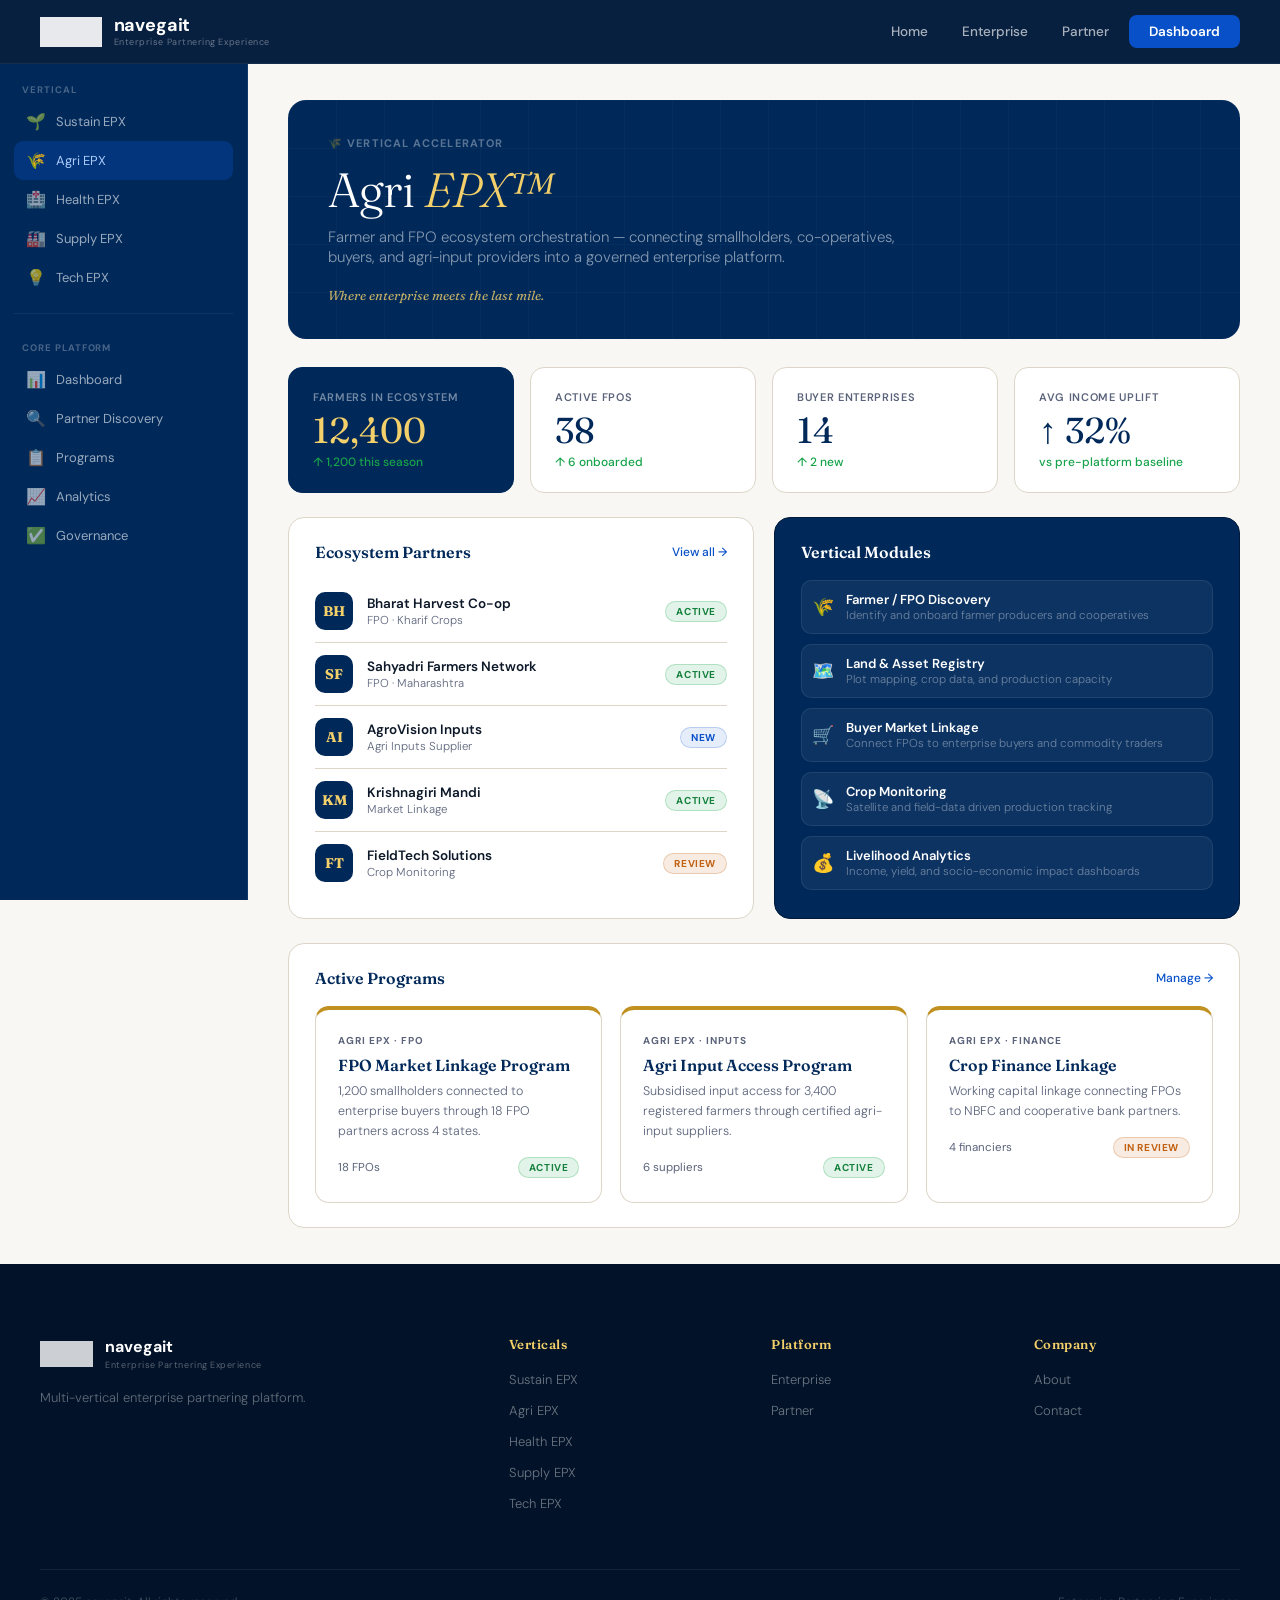
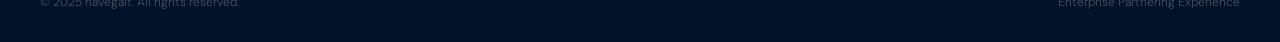
<file: agri.html>
<!DOCTYPE html>
<html lang="en"><head><meta charset="UTF-8"><meta name="viewport" content="width=device-width,initial-scale=1">
<title>Agri — navegait EPX™</title>
<link href="https://fonts.googleapis.com/css2?family=Fraunces:ital,opsz,wght@0,9..144,300;0,9..144,600;1,9..144,300;1,9..144,600&family=DM+Sans:wght@300;400;500;600&display=swap" rel="stylesheet">
<link rel="stylesheet" href="styles.css">
<style>.vert-accent{color:#c09020} .vert-hero{background:linear-gradient(135deg,var(--navy3),var(--navy2))}</style>
</head><body>
<header class="topbar"><div class="topbar-inner">
    <a href="index.html" class="brand"><img src="[data-uri]" alt="navegait" class="brand-logo"><div class="brand-text"><span class="brand-name">navegait</span><span class="brand-tag">Enterprise Partnering Experience</span></div></a>
    <nav class="top-nav"><a href="index.html">Home</a><a href="enterprise.html">Enterprise</a><a href="partner.html">Partner</a><a href="enterprise.html" class="btn-nav-cta">Dashboard</a></nav>
    </div></header>
<div class="app-shell">
<aside class="sidebar">
  <div class="sidebar-section"><div class="sidebar-section-label">Vertical</div><a href="sustain.html" class="sidebar-item "><span class="si-icon">🌱</span>Sustain EPX</a><a href="agri.html" class="sidebar-item active"><span class="si-icon">🌾</span>Agri EPX</a><a href="health.html" class="sidebar-item "><span class="si-icon">🏥</span>Health EPX</a><a href="supply.html" class="sidebar-item "><span class="si-icon">🏭</span>Supply EPX</a><a href="tech.html" class="sidebar-item "><span class="si-icon">💡</span>Tech EPX</a></div>
  <div class="sidebar-divider"></div>
  <div class="sidebar-section"><div class="sidebar-section-label">Core Platform</div><a href="enterprise.html" class="sidebar-item"><span class="si-icon">📊</span>Dashboard</a><a href="enterprise.html" class="sidebar-item"><span class="si-icon">🔍</span>Partner Discovery</a><a href="enterprise.html" class="sidebar-item"><span class="si-icon">📋</span>Programs</a><a href="enterprise.html" class="sidebar-item"><span class="si-icon">📈</span>Analytics</a><a href="enterprise.html" class="sidebar-item"><span class="si-icon">✅</span>Governance</a></div>
</aside>
<main class="main-content">

  <!-- Hero Banner -->
  <div style="background:var(--navy);border-radius:18px;padding:36px 40px;margin-bottom:28px;position:relative;overflow:hidden">
    <div style="position:absolute;inset:0;background-image:linear-gradient(rgba(255,255,255,.02) 1px,transparent 1px),linear-gradient(90deg,rgba(255,255,255,.02) 1px,transparent 1px);background-size:48px 48px"></div>
    <div style="position:relative;z-index:2">
      <div style="font-size:11px;font-weight:700;color:rgba(255,255,255,.35);letter-spacing:.1em;text-transform:uppercase;margin-bottom:10px">🌾 Vertical Accelerator</div>
      <h1 style="font-family:var(--ff-display);font-size:clamp(28px,4vw,48px);font-weight:300;color:#fff;letter-spacing:-.02em;margin-bottom:8px">Agri <em style="font-style:italic;color:var(--goldlt)">EPX™</em></h1>
      <p style="font-size:15px;color:rgba(255,255,255,.52);font-weight:300;max-width:580px">Farmer and FPO ecosystem orchestration — connecting smallholders, co-operatives, buyers, and agri-input providers into a governed enterprise platform.</p>
      <div style="margin-top:20px;font-family:var(--ff-display);font-size:13px;font-style:italic;color:var(--goldlt);opacity:.8">Where enterprise meets the last mile.</div>
    </div>
  </div>

  <!-- KPIs -->
  <div class="kpi-strip" style="margin-bottom:24px">
    <div class="kpi-card  accent"><div class="kpi-label">Farmers in Ecosystem</div><div class="kpi-value">12,400</div><div class="kpi-delta up">↑ 1,200 this season</div></div><div class="kpi-card"><div class="kpi-label">Active FPOs</div><div class="kpi-value">38</div><div class="kpi-delta up">↑ 6 onboarded</div></div><div class="kpi-card"><div class="kpi-label">Buyer Enterprises</div><div class="kpi-value">14</div><div class="kpi-delta up">↑ 2 new</div></div><div class="kpi-card"><div class="kpi-label">Avg Income Uplift</div><div class="kpi-value">↑ 32%</div><div class="kpi-delta up">vs pre-platform baseline</div></div>
  </div>

  <div class="dash-grid">
    <!-- Partners -->
    <div class="widget">
      <div class="widget-title">Ecosystem Partners <span class="widget-title-action">View all →</span></div>
      <div class="partner-list">
        <div class="plist-item"><div class="plist-avatar">BH</div><div class="plist-info"><div class="plist-name">Bharat Harvest Co-op</div><div class="plist-type">FPO · Kharif Crops</div></div><span class="plist-badge badge-active">Active</span></div><div class="plist-item"><div class="plist-avatar">SF</div><div class="plist-info"><div class="plist-name">Sahyadri Farmers Network</div><div class="plist-type">FPO · Maharashtra</div></div><span class="plist-badge badge-active">Active</span></div><div class="plist-item"><div class="plist-avatar">AI</div><div class="plist-info"><div class="plist-name">AgroVision Inputs</div><div class="plist-type">Agri Inputs Supplier</div></div><span class="plist-badge badge-new">New</span></div><div class="plist-item"><div class="plist-avatar">KM</div><div class="plist-info"><div class="plist-name">Krishnagiri Mandi</div><div class="plist-type">Market Linkage</div></div><span class="plist-badge badge-active">Active</span></div><div class="plist-item"><div class="plist-avatar">FT</div><div class="plist-info"><div class="plist-name">FieldTech Solutions</div><div class="plist-type">Crop Monitoring</div></div><span class="plist-badge badge-review">Review</span></div>
      </div>
    </div>

    <!-- Modules -->
    <div class="widget dark">
      <div class="widget-title">Vertical Modules</div>
      <div style="display:grid;gap:10px">
        <div style="display:flex;align-items:center;gap:12px;padding:10px;background:rgba(255,255,255,.05);border-radius:10px;border:1px solid rgba(255,255,255,.08)"><span style="font-size:18px">🌾</span><div><div style="font-size:13px;font-weight:600;color:#fff">Farmer / FPO Discovery</div><div style="font-size:11.5px;color:rgba(255,255,255,.4);font-weight:300">Identify and onboard farmer producers and cooperatives</div></div></div><div style="display:flex;align-items:center;gap:12px;padding:10px;background:rgba(255,255,255,.05);border-radius:10px;border:1px solid rgba(255,255,255,.08)"><span style="font-size:18px">🗺️</span><div><div style="font-size:13px;font-weight:600;color:#fff">Land & Asset Registry</div><div style="font-size:11.5px;color:rgba(255,255,255,.4);font-weight:300">Plot mapping, crop data, and production capacity</div></div></div><div style="display:flex;align-items:center;gap:12px;padding:10px;background:rgba(255,255,255,.05);border-radius:10px;border:1px solid rgba(255,255,255,.08)"><span style="font-size:18px">🛒</span><div><div style="font-size:13px;font-weight:600;color:#fff">Buyer Market Linkage</div><div style="font-size:11.5px;color:rgba(255,255,255,.4);font-weight:300">Connect FPOs to enterprise buyers and commodity traders</div></div></div><div style="display:flex;align-items:center;gap:12px;padding:10px;background:rgba(255,255,255,.05);border-radius:10px;border:1px solid rgba(255,255,255,.08)"><span style="font-size:18px">📡</span><div><div style="font-size:13px;font-weight:600;color:#fff">Crop Monitoring</div><div style="font-size:11.5px;color:rgba(255,255,255,.4);font-weight:300">Satellite and field-data driven production tracking</div></div></div><div style="display:flex;align-items:center;gap:12px;padding:10px;background:rgba(255,255,255,.05);border-radius:10px;border:1px solid rgba(255,255,255,.08)"><span style="font-size:18px">💰</span><div><div style="font-size:13px;font-weight:600;color:#fff">Livelihood Analytics</div><div style="font-size:11.5px;color:rgba(255,255,255,.4);font-weight:300">Income, yield, and socio-economic impact dashboards</div></div></div>
      </div>
    </div>
  </div>

  <!-- Programs -->
  <div class="widget" style="margin-top:20px">
    <div class="widget-title">Active Programs <span class="widget-title-action">Manage →</span></div>
    <div class="program-grid">
      <div class="prog-card agri">
        <div class="pc-eyebrow">Agri EPX · FPO</div>
        <h4>FPO Market Linkage Program</h4>
        <p>1,200 smallholders connected to enterprise buyers through 18 FPO partners across 4 states.</p>
        <div class="prog-meta"><span>18 FPOs</span><span class="plist-badge badge-active">Active</span></div>
      </div><div class="prog-card agri">
        <div class="pc-eyebrow">Agri EPX · Inputs</div>
        <h4>Agri Input Access Program</h4>
        <p>Subsidised input access for 3,400 registered farmers through certified agri-input suppliers.</p>
        <div class="prog-meta"><span>6 suppliers</span><span class="plist-badge badge-active">Active</span></div>
      </div><div class="prog-card agri">
        <div class="pc-eyebrow">Agri EPX · Finance</div>
        <h4>Crop Finance Linkage</h4>
        <p>Working capital linkage connecting FPOs to NBFC and cooperative bank partners.</p>
        <div class="prog-meta"><span>4 financiers</span><span class="plist-badge badge-review">In Review</span></div>
      </div>
    </div>
  </div>

</main>
</div>
<footer class="site-footer"><div class="footer-inner">
    <div class="footer-brand"><div class="fb-row"><img src="[data-uri]" alt="navegait" class="footer-logo"><div><div class="footer-name">navegait</div><div class="footer-tagline">Enterprise Partnering Experience</div></div></div><p class="footer-desc">Multi-vertical enterprise partnering platform.</p></div>
    <div class="footer-col"><h5>Verticals</h5><ul><li><a href="sustain.html">Sustain EPX</a></li><li><a href="agri.html">Agri EPX</a></li><li><a href="health.html">Health EPX</a></li><li><a href="supply.html">Supply EPX</a></li><li><a href="tech.html">Tech EPX</a></li></ul></div>
    <div class="footer-col"><h5>Platform</h5><ul><li><a href="enterprise.html">Enterprise</a></li><li><a href="partner.html">Partner</a></li></ul></div>
    <div class="footer-col"><h5>Company</h5><ul><li><a href="#">About</a></li><li><a href="#">Contact</a></li></ul></div>
    </div><div class="footer-bottom"><span>© 2025 navegait. All rights reserved.</span><span>Enterprise Partnering Experience</span></div></footer>
<script src="components.js"></script>
</body></html>
</file>
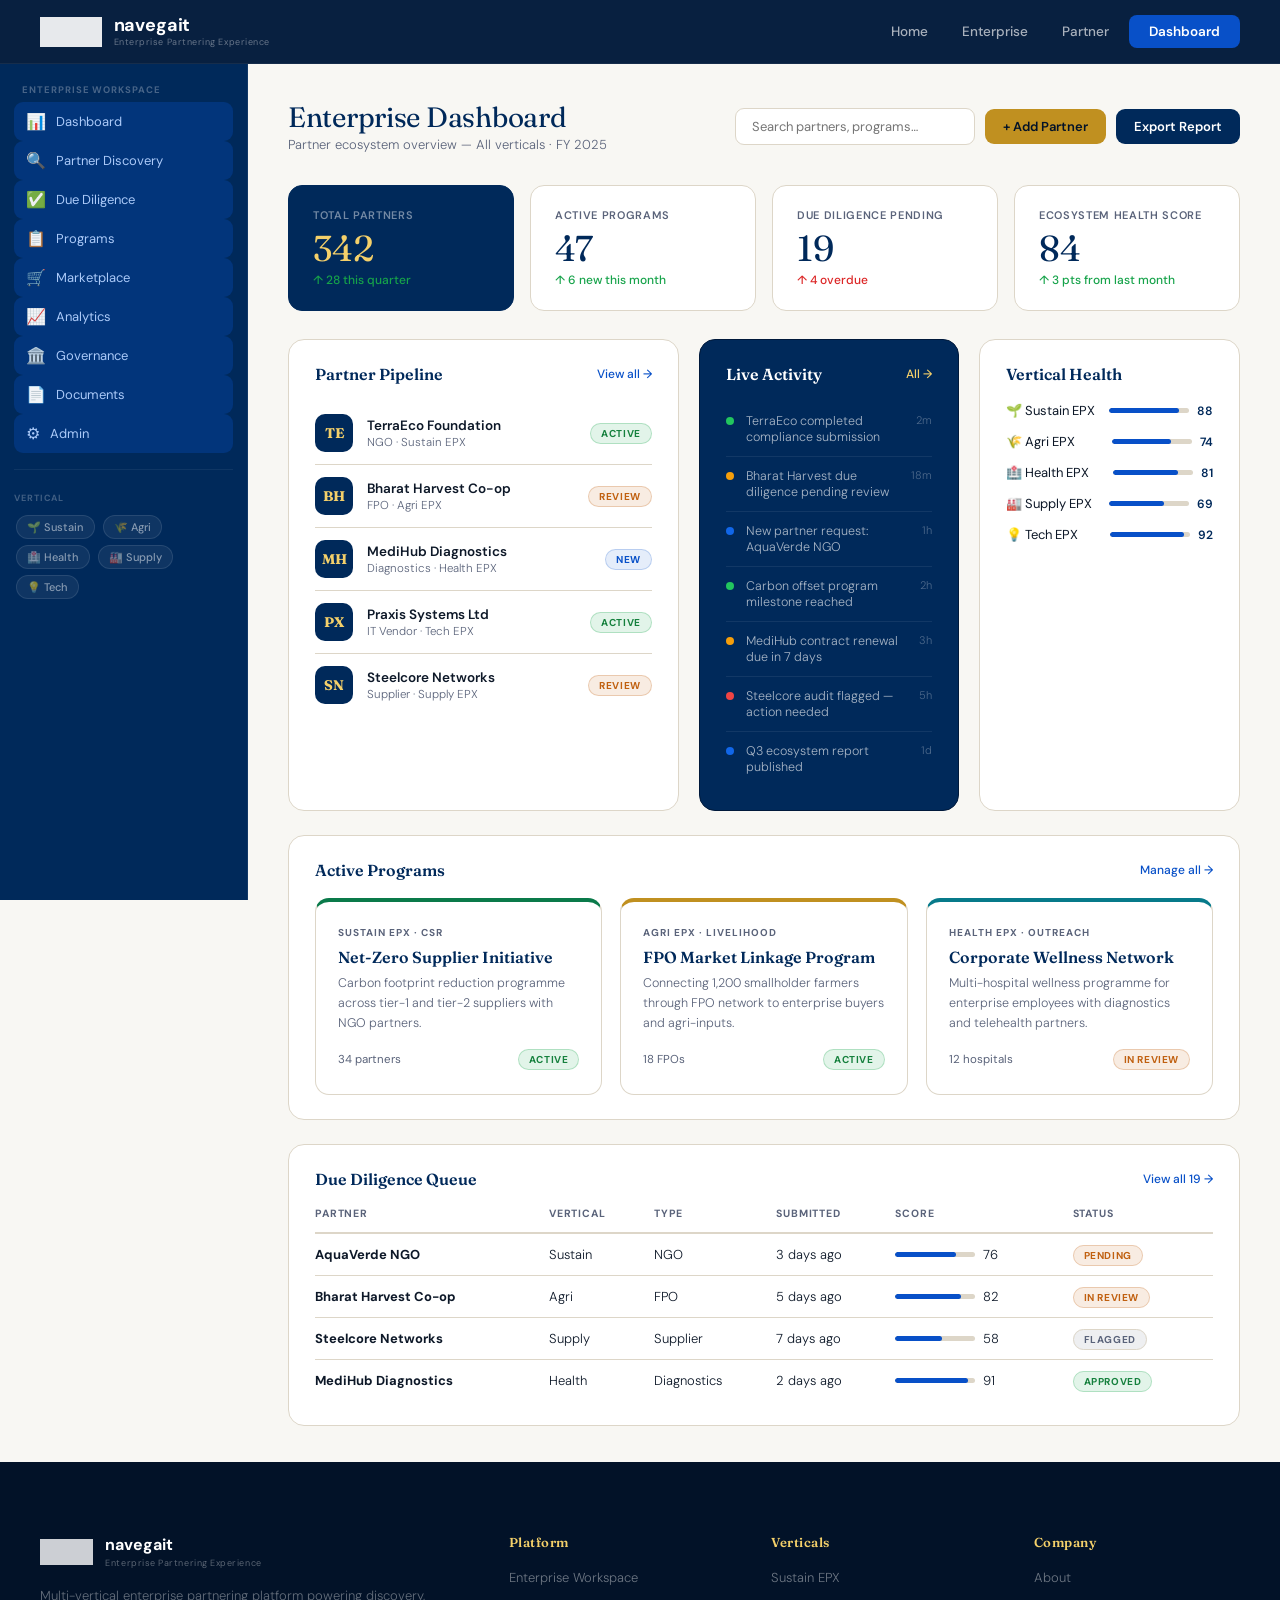
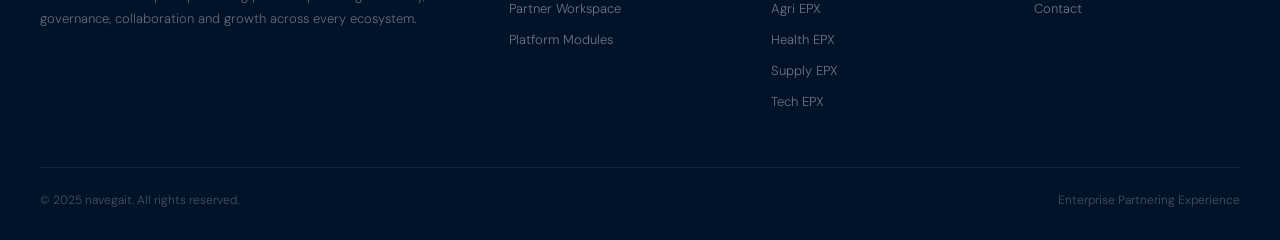
<file: enterprise.html>
<!DOCTYPE html>
<html lang="en">
<head>
<meta charset="UTF-8"><meta name="viewport" content="width=device-width,initial-scale=1">
<title>Enterprise Workspace — navegait EPX™</title>
<link href="https://fonts.googleapis.com/css2?family=Fraunces:ital,opsz,wght@0,9..144,300;0,9..144,400;0,9..144,600;0,9..144,700;1,9..144,300;1,9..144,600&family=DM+Sans:ital,opsz,wght@0,9..40,300;0,9..40,400;0,9..40,500;0,9..40,600;1,9..40,300&display=swap" rel="stylesheet">
<link rel="stylesheet" href="styles.css">

</head><body><header class="topbar">
  <div class="topbar-inner">
    <a href="index.html" class="brand">
      <img src="[data-uri]" alt="navegait" class="brand-logo">
      <div class="brand-text">
        <span class="brand-name">navegait</span>
        <span class="brand-tag">Enterprise Partnering Experience</span>
      </div>
    </a>
    <nav class="top-nav">
      <a href="index.html">Home</a>
      <a href="enterprise.html">Enterprise</a>
      <a href="partner.html">Partner</a>
      <a href="enterprise.html" class="btn-nav-cta">Dashboard</a>
    </nav>
  </div>
</header>
<div class="app-shell">
  
<aside class="sidebar">
  <div class="sidebar-section">
    <div class="sidebar-section-label">Enterprise Workspace</div>
    <a href="#" class="sidebar-item active"><span class="si-icon">📊</span>Dashboard</a>
<a href="#" class="sidebar-item "><span class="si-icon">🔍</span>Partner Discovery</a>
<a href="#" class="sidebar-item "><span class="si-icon">✅</span>Due Diligence</a>
<a href="#" class="sidebar-item "><span class="si-icon">📋</span>Programs</a>
<a href="#" class="sidebar-item "><span class="si-icon">🛒</span>Marketplace</a>
<a href="#" class="sidebar-item "><span class="si-icon">📈</span>Analytics</a>
<a href="#" class="sidebar-item "><span class="si-icon">🏛️</span>Governance</a>
<a href="#" class="sidebar-item "><span class="si-icon">📄</span>Documents</a>
<a href="#" class="sidebar-item "><span class="si-icon">⚙️</span>Admin</a>

  </div>
  <div class="sidebar-divider"></div>
  <div class="vert-switcher">
    <div class="vert-switcher-label">Vertical</div>
    <a href="sustain.html" class="vert-pill">🌱 Sustain</a>
    <a href="agri.html" class="vert-pill">🌾 Agri</a>
    <a href="health.html" class="vert-pill">🏥 Health</a>
    <a href="supply.html" class="vert-pill">🏭 Supply</a>
    <a href="tech.html" class="vert-pill">💡 Tech</a>
  </div>
</aside>
  <main class="main-content">

    <div class="command-bar">
      <div class="cb-left">
        <h1>Enterprise Dashboard</h1>
        <p>Partner ecosystem overview — All verticals · FY 2025</p>
      </div>
      <div class="cb-right">
        <input class="cb-search" placeholder="Search partners, programs…">
        <button class="cb-btn gold">+ Add Partner</button>
        <button class="cb-btn">Export Report</button>
      </div>
    </div>

    <!-- KPI STRIP -->
    <div class="kpi-strip">
      <div class="kpi-card accent">
        <div class="kpi-label">Total Partners</div>
        <div class="kpi-value">342</div>
        <div class="kpi-delta up">↑ 28 this quarter</div>
      </div>
      <div class="kpi-card">
        <div class="kpi-label">Active Programs</div>
        <div class="kpi-value">47</div>
        <div class="kpi-delta up">↑ 6 new this month</div>
      </div>
      <div class="kpi-card">
        <div class="kpi-label">Due Diligence Pending</div>
        <div class="kpi-value">19</div>
        <div class="kpi-delta dn">↑ 4 overdue</div>
      </div>
      <div class="kpi-card">
        <div class="kpi-label">Ecosystem Health Score</div>
        <div class="kpi-value">84</div>
        <div class="kpi-delta up">↑ 3 pts from last month</div>
      </div>
    </div>

    <!-- ROW 1 -->
    <div class="dash-grid-3">
      <!-- Partner Pipeline -->
      <div class="widget">
        <div class="widget-title">Partner Pipeline <span class="widget-title-action">View all →</span></div>
        <div class="partner-list">
          <div class="plist-item">
            <div class="plist-avatar">TE</div>
            <div class="plist-info"><div class="plist-name">TerraEco Foundation</div><div class="plist-type">NGO · Sustain EPX</div></div>
            <span class="plist-badge badge-active">Active</span>
          </div>
          <div class="plist-item">
            <div class="plist-avatar">BH</div>
            <div class="plist-info"><div class="plist-name">Bharat Harvest Co-op</div><div class="plist-type">FPO · Agri EPX</div></div>
            <span class="plist-badge badge-review">Review</span>
          </div>
          <div class="plist-item">
            <div class="plist-avatar">MH</div>
            <div class="plist-info"><div class="plist-name">MediHub Diagnostics</div><div class="plist-type">Diagnostics · Health EPX</div></div>
            <span class="plist-badge badge-new">New</span>
          </div>
          <div class="plist-item">
            <div class="plist-avatar">PX</div>
            <div class="plist-info"><div class="plist-name">Praxis Systems Ltd</div><div class="plist-type">IT Vendor · Tech EPX</div></div>
            <span class="plist-badge badge-active">Active</span>
          </div>
          <div class="plist-item">
            <div class="plist-avatar">SN</div>
            <div class="plist-info"><div class="plist-name">Steelcore Networks</div><div class="plist-type">Supplier · Supply EPX</div></div>
            <span class="plist-badge badge-review">Review</span>
          </div>
        </div>
      </div>

      <!-- Activity Feed -->
      <div class="widget dark">
        <div class="widget-title">Live Activity <span class="widget-title-action">All →</span></div>
        <div class="activity-feed">
          <div class="af-item"><div class="af-dot green"></div>TerraEco completed compliance submission<div class="af-time">2m</div></div>
          <div class="af-item"><div class="af-dot amber"></div>Bharat Harvest due diligence pending review<div class="af-time">18m</div></div>
          <div class="af-item"><div class="af-dot blue"></div>New partner request: AquaVerde NGO<div class="af-time">1h</div></div>
          <div class="af-item"><div class="af-dot green"></div>Carbon offset program milestone reached<div class="af-time">2h</div></div>
          <div class="af-item"><div class="af-dot amber"></div>MediHub contract renewal due in 7 days<div class="af-time">3h</div></div>
          <div class="af-item"><div class="af-dot red"></div>Steelcore audit flagged — action needed<div class="af-time">5h</div></div>
          <div class="af-item"><div class="af-dot blue"></div>Q3 ecosystem report published<div class="af-time">1d</div></div>
        </div>
      </div>

      <!-- Ecosystem Score -->
      <div class="widget">
        <div class="widget-title">Vertical Health</div>
        <div class="progress-row" style="flex-direction:column;gap:14px">
          <div style="display:flex;align-items:center;justify-content:space-between">
            <div style="font-size:13px;color:var(--text)">🌱 Sustain EPX</div>
            <div class="score-bar"><div class="sb-track"><div class="sb-fill-inner" style="width:88%"></div></div><span style="font-size:12px;font-weight:600;color:var(--navy)">88</span></div>
          </div>
          <div style="display:flex;align-items:center;justify-content:space-between">
            <div style="font-size:13px;color:var(--text)">🌾 Agri EPX</div>
            <div class="score-bar"><div class="sb-track"><div class="sb-fill-inner" style="width:74%"></div></div><span style="font-size:12px;font-weight:600;color:var(--navy)">74</span></div>
          </div>
          <div style="display:flex;align-items:center;justify-content:space-between">
            <div style="font-size:13px;color:var(--text)">🏥 Health EPX</div>
            <div class="score-bar"><div class="sb-track"><div class="sb-fill-inner" style="width:81%"></div></div><span style="font-size:12px;font-weight:600;color:var(--navy)">81</span></div>
          </div>
          <div style="display:flex;align-items:center;justify-content:space-between">
            <div style="font-size:13px;color:var(--text)">🏭 Supply EPX</div>
            <div class="score-bar"><div class="sb-track"><div class="sb-fill-inner" style="width:69%"></div></div><span style="font-size:12px;font-weight:600;color:var(--navy)">69</span></div>
          </div>
          <div style="display:flex;align-items:center;justify-content:space-between">
            <div style="font-size:13px;color:var(--text)">💡 Tech EPX</div>
            <div class="score-bar"><div class="sb-track"><div class="sb-fill-inner" style="width:92%"></div></div><span style="font-size:12px;font-weight:600;color:var(--navy)">92</span></div>
          </div>
        </div>
      </div>
    </div>

    <!-- ROW 2: Programs -->
    <div class="widget" style="margin-bottom:24px">
      <div class="widget-title">Active Programs <span class="widget-title-action">Manage all →</span></div>
      <div class="program-grid">
        <div class="prog-card sustain">
          <div class="pc-eyebrow">Sustain EPX · CSR</div>
          <h4>Net-Zero Supplier Initiative</h4>
          <p>Carbon footprint reduction programme across tier-1 and tier-2 suppliers with NGO partners.</p>
          <div class="prog-meta"><span>34 partners</span><span class="plist-badge badge-active">Active</span></div>
        </div>
        <div class="prog-card agri">
          <div class="pc-eyebrow">Agri EPX · Livelihood</div>
          <h4>FPO Market Linkage Program</h4>
          <p>Connecting 1,200 smallholder farmers through FPO network to enterprise buyers and agri-inputs.</p>
          <div class="prog-meta"><span>18 FPOs</span><span class="plist-badge badge-active">Active</span></div>
        </div>
        <div class="prog-card health">
          <div class="pc-eyebrow">Health EPX · Outreach</div>
          <h4>Corporate Wellness Network</h4>
          <p>Multi-hospital wellness programme for enterprise employees with diagnostics and telehealth partners.</p>
          <div class="prog-meta"><span>12 hospitals</span><span class="plist-badge badge-review">In Review</span></div>
        </div>
      </div>
    </div>

    <!-- ROW 3: Due Diligence Table -->
    <div class="widget">
      <div class="widget-title">Due Diligence Queue <span class="widget-title-action">View all 19 →</span></div>
      <table class="data-table">
        <thead>
          <tr><th>Partner</th><th>Vertical</th><th>Type</th><th>Submitted</th><th>Score</th><th>Status</th></tr>
        </thead>
        <tbody>
          <tr><td><strong>AquaVerde NGO</strong></td><td>Sustain</td><td>NGO</td><td>3 days ago</td><td><div class="score-bar"><div class="sb-track"><div class="sb-fill-inner" style="width:76%"></div></div>76</div></td><td><span class="plist-badge badge-review">Pending</span></td></tr>
          <tr><td><strong>Bharat Harvest Co-op</strong></td><td>Agri</td><td>FPO</td><td>5 days ago</td><td><div class="score-bar"><div class="sb-track"><div class="sb-fill-inner" style="width:82%"></div></div>82</div></td><td><span class="plist-badge badge-review">In Review</span></td></tr>
          <tr><td><strong>Steelcore Networks</strong></td><td>Supply</td><td>Supplier</td><td>7 days ago</td><td><div class="score-bar"><div class="sb-track"><div class="sb-fill-inner" style="width:58%"></div></div>58</div></td><td><span class="plist-badge badge-inactive">Flagged</span></td></tr>
          <tr><td><strong>MediHub Diagnostics</strong></td><td>Health</td><td>Diagnostics</td><td>2 days ago</td><td><div class="score-bar"><div class="sb-track"><div class="sb-fill-inner" style="width:91%"></div></div>91</div></td><td><span class="plist-badge badge-active">Approved</span></td></tr>
        </tbody>
      </table>
    </div>

  </main>
</div>
<footer class="site-footer">
  <div class="footer-inner">
    <div class="footer-brand">
      <div class="fb-row">
        <img src="[data-uri]" alt="navegait" class="footer-logo">
        <div><div class="footer-name">navegait</div><div class="footer-tagline">Enterprise Partnering Experience</div></div>
      </div>
      <p class="footer-desc">Multi-vertical enterprise partnering platform powering discovery, governance, collaboration and growth across every ecosystem.</p>
    </div>
    <div class="footer-col"><h5>Platform</h5><ul><li><a href="enterprise.html">Enterprise Workspace</a></li><li><a href="partner.html">Partner Workspace</a></li><li><a href="index.html#platform">Platform Modules</a></li></ul></div>
    <div class="footer-col"><h5>Verticals</h5><ul><li><a href="sustain.html">Sustain EPX</a></li><li><a href="agri.html">Agri EPX</a></li><li><a href="health.html">Health EPX</a></li><li><a href="supply.html">Supply EPX</a></li><li><a href="tech.html">Tech EPX</a></li></ul></div>
    <div class="footer-col"><h5>Company</h5><ul><li><a href="#">About</a></li><li><a href="#">Contact</a></li></ul></div>
  </div>
  <div class="footer-bottom"><span>© 2025 navegait. All rights reserved.</span><span>Enterprise Partnering Experience</span></div>
</footer>
<script src="components.js"></script>
</body></html>
</file>
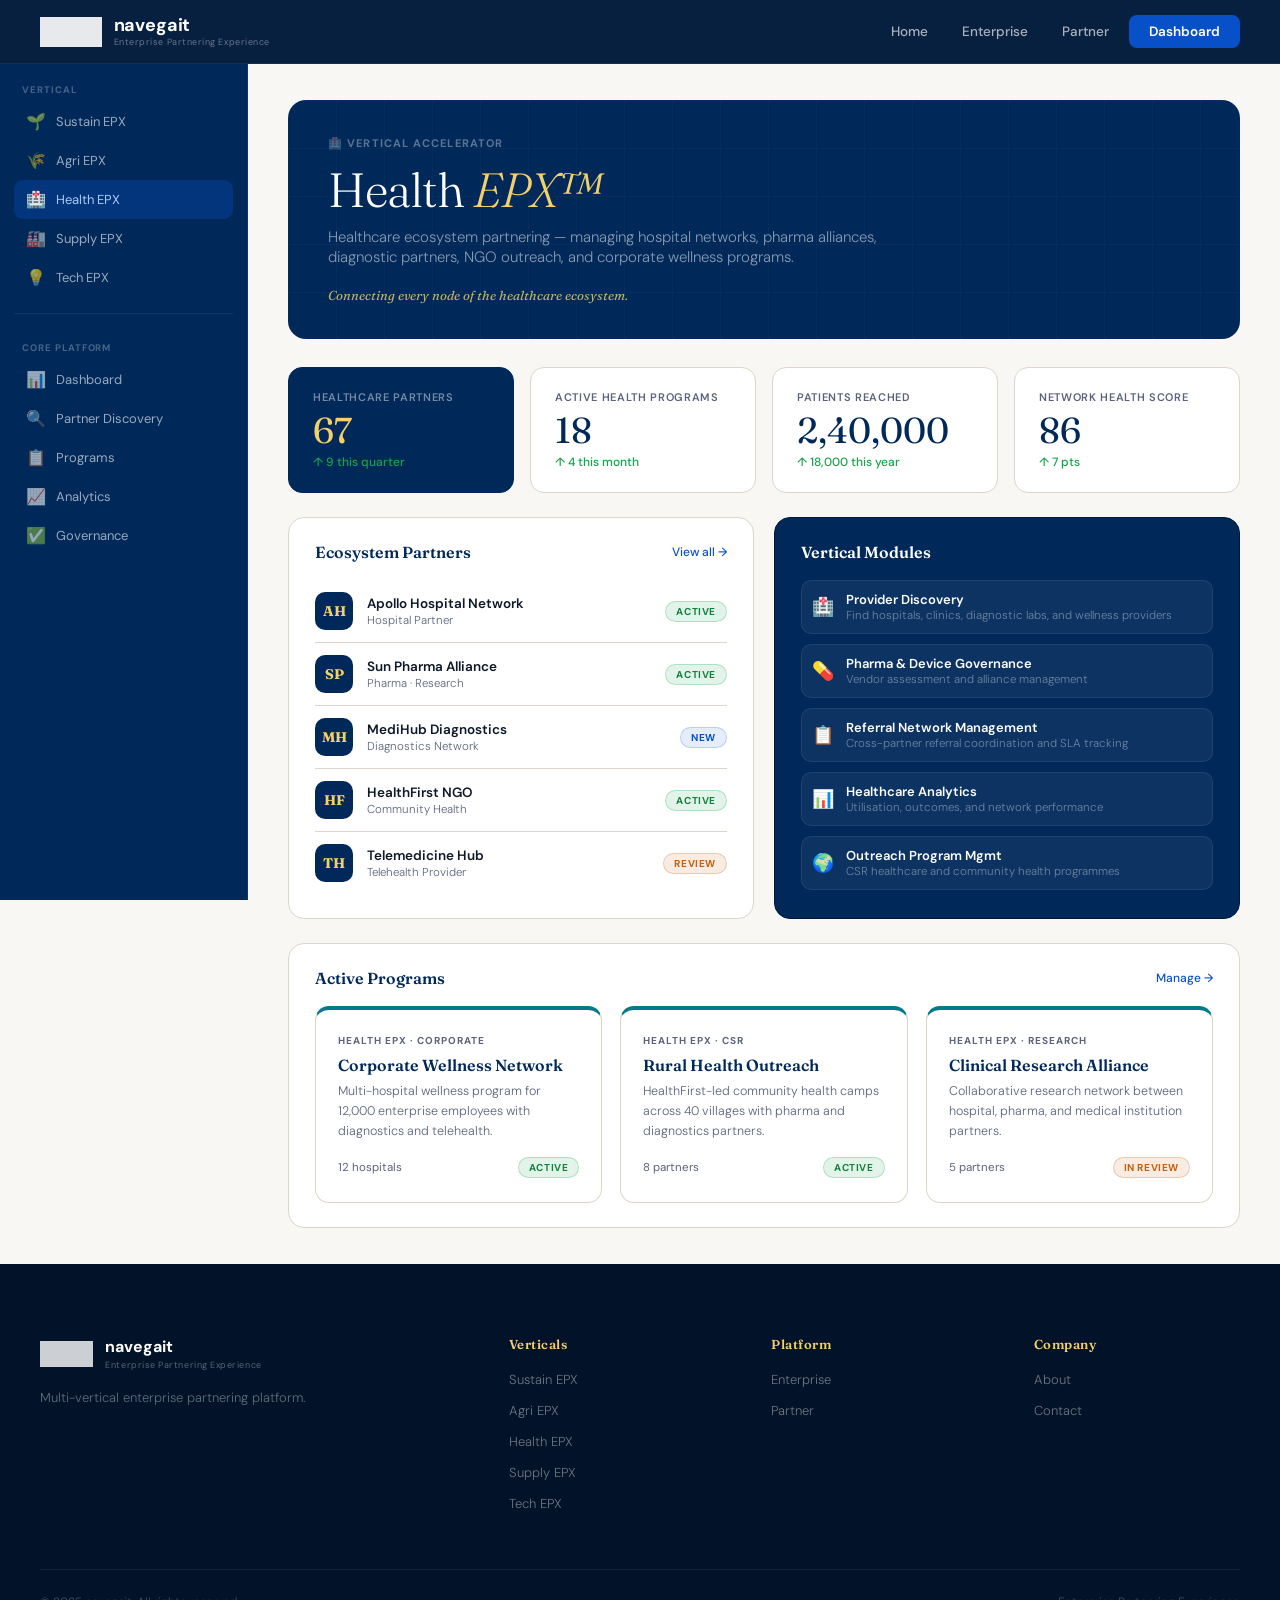
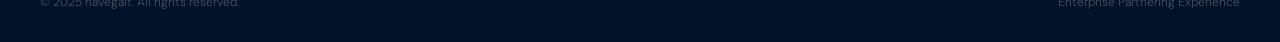
<file: health.html>
<!DOCTYPE html>
<html lang="en"><head><meta charset="UTF-8"><meta name="viewport" content="width=device-width,initial-scale=1">
<title>Health — navegait EPX™</title>
<link href="https://fonts.googleapis.com/css2?family=Fraunces:ital,opsz,wght@0,9..144,300;0,9..144,600;1,9..144,300;1,9..144,600&family=DM+Sans:wght@300;400;500;600&display=swap" rel="stylesheet">
<link rel="stylesheet" href="styles.css">
<style>.vert-accent{color:#0a7a8a} .vert-hero{background:linear-gradient(135deg,var(--navy3),var(--navy2))}</style>
</head><body>
<header class="topbar"><div class="topbar-inner">
    <a href="index.html" class="brand"><img src="[data-uri]" alt="navegait" class="brand-logo"><div class="brand-text"><span class="brand-name">navegait</span><span class="brand-tag">Enterprise Partnering Experience</span></div></a>
    <nav class="top-nav"><a href="index.html">Home</a><a href="enterprise.html">Enterprise</a><a href="partner.html">Partner</a><a href="enterprise.html" class="btn-nav-cta">Dashboard</a></nav>
    </div></header>
<div class="app-shell">
<aside class="sidebar">
  <div class="sidebar-section"><div class="sidebar-section-label">Vertical</div><a href="sustain.html" class="sidebar-item "><span class="si-icon">🌱</span>Sustain EPX</a><a href="agri.html" class="sidebar-item "><span class="si-icon">🌾</span>Agri EPX</a><a href="health.html" class="sidebar-item active"><span class="si-icon">🏥</span>Health EPX</a><a href="supply.html" class="sidebar-item "><span class="si-icon">🏭</span>Supply EPX</a><a href="tech.html" class="sidebar-item "><span class="si-icon">💡</span>Tech EPX</a></div>
  <div class="sidebar-divider"></div>
  <div class="sidebar-section"><div class="sidebar-section-label">Core Platform</div><a href="enterprise.html" class="sidebar-item"><span class="si-icon">📊</span>Dashboard</a><a href="enterprise.html" class="sidebar-item"><span class="si-icon">🔍</span>Partner Discovery</a><a href="enterprise.html" class="sidebar-item"><span class="si-icon">📋</span>Programs</a><a href="enterprise.html" class="sidebar-item"><span class="si-icon">📈</span>Analytics</a><a href="enterprise.html" class="sidebar-item"><span class="si-icon">✅</span>Governance</a></div>
</aside>
<main class="main-content">

  <!-- Hero Banner -->
  <div style="background:var(--navy);border-radius:18px;padding:36px 40px;margin-bottom:28px;position:relative;overflow:hidden">
    <div style="position:absolute;inset:0;background-image:linear-gradient(rgba(255,255,255,.02) 1px,transparent 1px),linear-gradient(90deg,rgba(255,255,255,.02) 1px,transparent 1px);background-size:48px 48px"></div>
    <div style="position:relative;z-index:2">
      <div style="font-size:11px;font-weight:700;color:rgba(255,255,255,.35);letter-spacing:.1em;text-transform:uppercase;margin-bottom:10px">🏥 Vertical Accelerator</div>
      <h1 style="font-family:var(--ff-display);font-size:clamp(28px,4vw,48px);font-weight:300;color:#fff;letter-spacing:-.02em;margin-bottom:8px">Health <em style="font-style:italic;color:var(--goldlt)">EPX™</em></h1>
      <p style="font-size:15px;color:rgba(255,255,255,.52);font-weight:300;max-width:580px">Healthcare ecosystem partnering — managing hospital networks, pharma alliances, diagnostic partners, NGO outreach, and corporate wellness programs.</p>
      <div style="margin-top:20px;font-family:var(--ff-display);font-size:13px;font-style:italic;color:var(--goldlt);opacity:.8">Connecting every node of the healthcare ecosystem.</div>
    </div>
  </div>

  <!-- KPIs -->
  <div class="kpi-strip" style="margin-bottom:24px">
    <div class="kpi-card  accent"><div class="kpi-label">Healthcare Partners</div><div class="kpi-value">67</div><div class="kpi-delta up">↑ 9 this quarter</div></div><div class="kpi-card"><div class="kpi-label">Active Health Programs</div><div class="kpi-value">18</div><div class="kpi-delta up">↑ 4 this month</div></div><div class="kpi-card"><div class="kpi-label">Patients Reached</div><div class="kpi-value">2,40,000</div><div class="kpi-delta up">↑ 18,000 this year</div></div><div class="kpi-card"><div class="kpi-label">Network Health Score</div><div class="kpi-value">86</div><div class="kpi-delta up">↑ 7 pts</div></div>
  </div>

  <div class="dash-grid">
    <!-- Partners -->
    <div class="widget">
      <div class="widget-title">Ecosystem Partners <span class="widget-title-action">View all →</span></div>
      <div class="partner-list">
        <div class="plist-item"><div class="plist-avatar">AH</div><div class="plist-info"><div class="plist-name">Apollo Hospital Network</div><div class="plist-type">Hospital Partner</div></div><span class="plist-badge badge-active">Active</span></div><div class="plist-item"><div class="plist-avatar">SP</div><div class="plist-info"><div class="plist-name">Sun Pharma Alliance</div><div class="plist-type">Pharma · Research</div></div><span class="plist-badge badge-active">Active</span></div><div class="plist-item"><div class="plist-avatar">MH</div><div class="plist-info"><div class="plist-name">MediHub Diagnostics</div><div class="plist-type">Diagnostics Network</div></div><span class="plist-badge badge-new">New</span></div><div class="plist-item"><div class="plist-avatar">HF</div><div class="plist-info"><div class="plist-name">HealthFirst NGO</div><div class="plist-type">Community Health</div></div><span class="plist-badge badge-active">Active</span></div><div class="plist-item"><div class="plist-avatar">TH</div><div class="plist-info"><div class="plist-name">Telemedicine Hub</div><div class="plist-type">Telehealth Provider</div></div><span class="plist-badge badge-review">Review</span></div>
      </div>
    </div>

    <!-- Modules -->
    <div class="widget dark">
      <div class="widget-title">Vertical Modules</div>
      <div style="display:grid;gap:10px">
        <div style="display:flex;align-items:center;gap:12px;padding:10px;background:rgba(255,255,255,.05);border-radius:10px;border:1px solid rgba(255,255,255,.08)"><span style="font-size:18px">🏥</span><div><div style="font-size:13px;font-weight:600;color:#fff">Provider Discovery</div><div style="font-size:11.5px;color:rgba(255,255,255,.4);font-weight:300">Find hospitals, clinics, diagnostic labs, and wellness providers</div></div></div><div style="display:flex;align-items:center;gap:12px;padding:10px;background:rgba(255,255,255,.05);border-radius:10px;border:1px solid rgba(255,255,255,.08)"><span style="font-size:18px">💊</span><div><div style="font-size:13px;font-weight:600;color:#fff">Pharma & Device Governance</div><div style="font-size:11.5px;color:rgba(255,255,255,.4);font-weight:300">Vendor assessment and alliance management</div></div></div><div style="display:flex;align-items:center;gap:12px;padding:10px;background:rgba(255,255,255,.05);border-radius:10px;border:1px solid rgba(255,255,255,.08)"><span style="font-size:18px">📋</span><div><div style="font-size:13px;font-weight:600;color:#fff">Referral Network Management</div><div style="font-size:11.5px;color:rgba(255,255,255,.4);font-weight:300">Cross-partner referral coordination and SLA tracking</div></div></div><div style="display:flex;align-items:center;gap:12px;padding:10px;background:rgba(255,255,255,.05);border-radius:10px;border:1px solid rgba(255,255,255,.08)"><span style="font-size:18px">📊</span><div><div style="font-size:13px;font-weight:600;color:#fff">Healthcare Analytics</div><div style="font-size:11.5px;color:rgba(255,255,255,.4);font-weight:300">Utilisation, outcomes, and network performance</div></div></div><div style="display:flex;align-items:center;gap:12px;padding:10px;background:rgba(255,255,255,.05);border-radius:10px;border:1px solid rgba(255,255,255,.08)"><span style="font-size:18px">🌍</span><div><div style="font-size:13px;font-weight:600;color:#fff">Outreach Program Mgmt</div><div style="font-size:11.5px;color:rgba(255,255,255,.4);font-weight:300">CSR healthcare and community health programmes</div></div></div>
      </div>
    </div>
  </div>

  <!-- Programs -->
  <div class="widget" style="margin-top:20px">
    <div class="widget-title">Active Programs <span class="widget-title-action">Manage →</span></div>
    <div class="program-grid">
      <div class="prog-card health">
        <div class="pc-eyebrow">Health EPX · Corporate</div>
        <h4>Corporate Wellness Network</h4>
        <p>Multi-hospital wellness program for 12,000 enterprise employees with diagnostics and telehealth.</p>
        <div class="prog-meta"><span>12 hospitals</span><span class="plist-badge badge-active">Active</span></div>
      </div><div class="prog-card health">
        <div class="pc-eyebrow">Health EPX · CSR</div>
        <h4>Rural Health Outreach</h4>
        <p>HealthFirst-led community health camps across 40 villages with pharma and diagnostics partners.</p>
        <div class="prog-meta"><span>8 partners</span><span class="plist-badge badge-active">Active</span></div>
      </div><div class="prog-card health">
        <div class="pc-eyebrow">Health EPX · Research</div>
        <h4>Clinical Research Alliance</h4>
        <p>Collaborative research network between hospital, pharma, and medical institution partners.</p>
        <div class="prog-meta"><span>5 partners</span><span class="plist-badge badge-review">In Review</span></div>
      </div>
    </div>
  </div>

</main>
</div>
<footer class="site-footer"><div class="footer-inner">
    <div class="footer-brand"><div class="fb-row"><img src="[data-uri]" alt="navegait" class="footer-logo"><div><div class="footer-name">navegait</div><div class="footer-tagline">Enterprise Partnering Experience</div></div></div><p class="footer-desc">Multi-vertical enterprise partnering platform.</p></div>
    <div class="footer-col"><h5>Verticals</h5><ul><li><a href="sustain.html">Sustain EPX</a></li><li><a href="agri.html">Agri EPX</a></li><li><a href="health.html">Health EPX</a></li><li><a href="supply.html">Supply EPX</a></li><li><a href="tech.html">Tech EPX</a></li></ul></div>
    <div class="footer-col"><h5>Platform</h5><ul><li><a href="enterprise.html">Enterprise</a></li><li><a href="partner.html">Partner</a></li></ul></div>
    <div class="footer-col"><h5>Company</h5><ul><li><a href="#">About</a></li><li><a href="#">Contact</a></li></ul></div>
    </div><div class="footer-bottom"><span>© 2025 navegait. All rights reserved.</span><span>Enterprise Partnering Experience</span></div></footer>
<script src="components.js"></script>
</body></html>
</file>
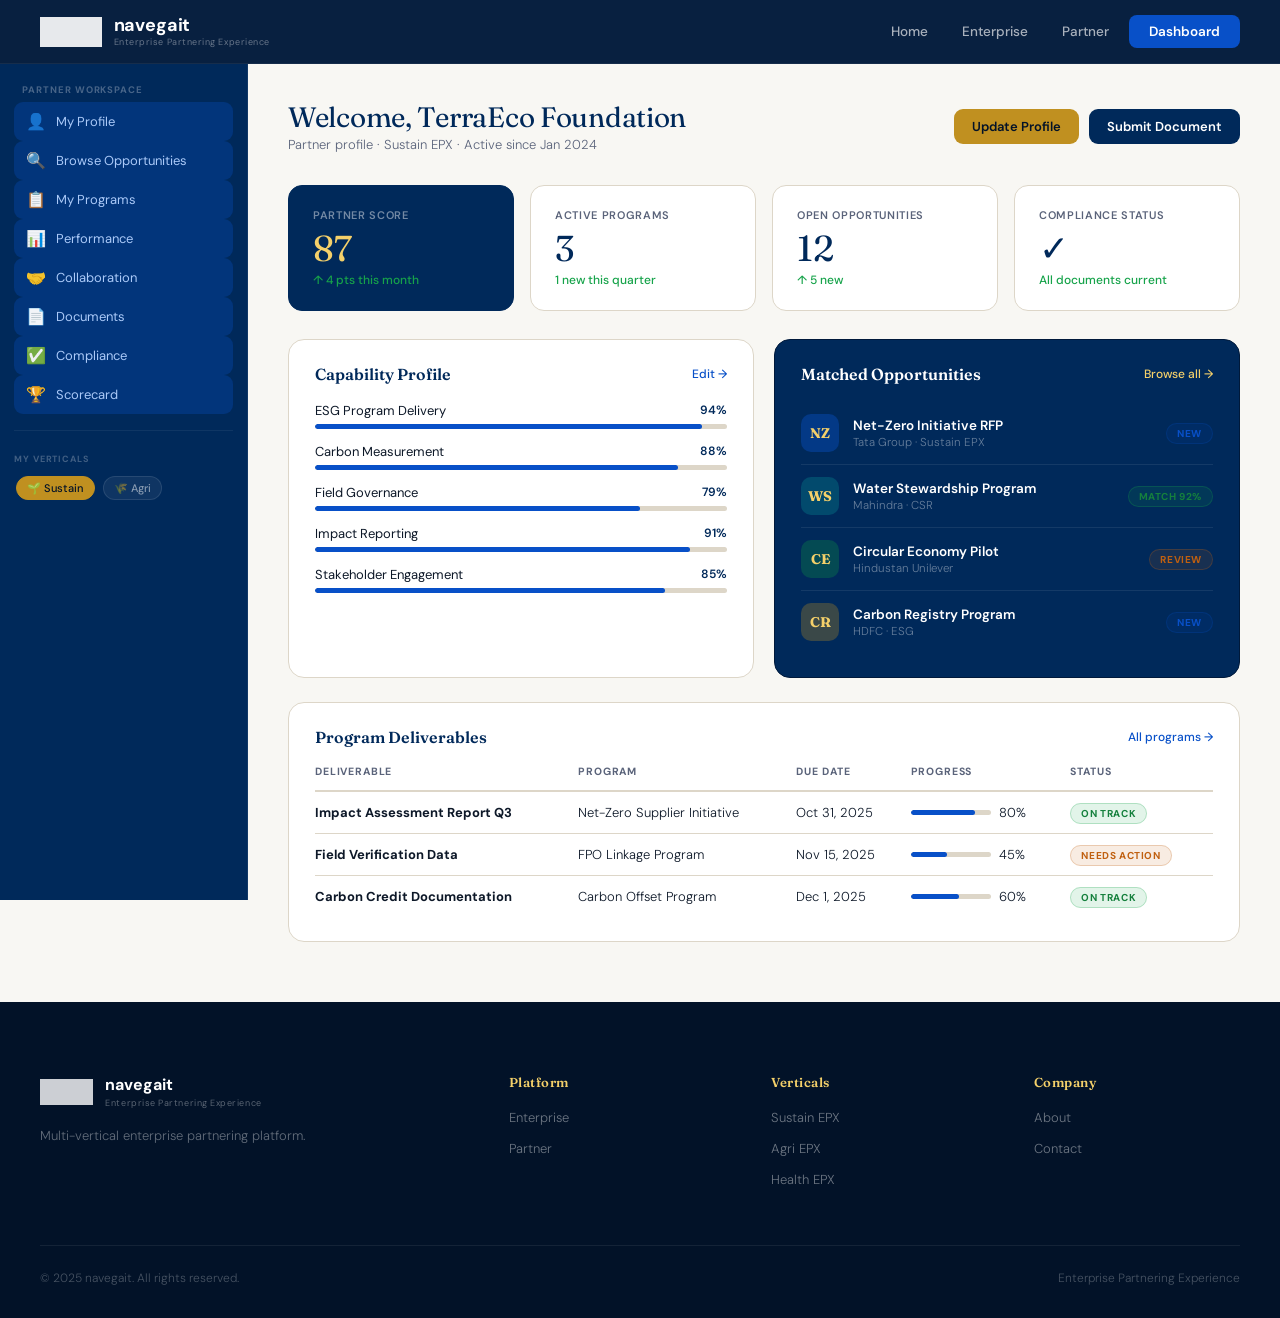
<file: partner.html>
<!DOCTYPE html>
<html lang="en"><head><meta charset="UTF-8"><meta name="viewport" content="width=device-width,initial-scale=1">
<title>Partner Workspace — navegait EPX™</title>
<link href="https://fonts.googleapis.com/css2?family=Fraunces:ital,opsz,wght@0,9..144,300;0,9..144,600;1,9..144,300;1,9..144,600&family=DM+Sans:wght@300;400;500;600&display=swap" rel="stylesheet">
<link rel="stylesheet" href="styles.css"></head><body>
<header class="topbar">
  <div class="topbar-inner">
    <a href="index.html" class="brand">
      <img src="[data-uri]" alt="navegait" class="brand-logo">
      <div class="brand-text"><span class="brand-name">navegait</span><span class="brand-tag">Enterprise Partnering Experience</span></div>
    </a>
    <nav class="top-nav">
      <a href="index.html">Home</a><a href="enterprise.html">Enterprise</a><a href="partner.html">Partner</a>
      <a href="enterprise.html" class="btn-nav-cta">Dashboard</a>
    </nav>
  </div>
</header>
<div class="app-shell">
  <aside class="sidebar">
  <div class="sidebar-section"><div class="sidebar-section-label">Partner Workspace</div><a href="#" class="sidebar-item active"><span class="si-icon">👤</span>My Profile</a><a href="#" class="sidebar-item "><span class="si-icon">🔍</span>Browse Opportunities</a><a href="#" class="sidebar-item "><span class="si-icon">📋</span>My Programs</a><a href="#" class="sidebar-item "><span class="si-icon">📊</span>Performance</a><a href="#" class="sidebar-item "><span class="si-icon">🤝</span>Collaboration</a><a href="#" class="sidebar-item "><span class="si-icon">📄</span>Documents</a><a href="#" class="sidebar-item "><span class="si-icon">✅</span>Compliance</a><a href="#" class="sidebar-item "><span class="si-icon">🏆</span>Scorecard</a></div>
  <div class="sidebar-divider"></div>
  <div class="vert-switcher">
    <div class="vert-switcher-label">My Verticals</div>
    <a href="sustain.html" class="vert-pill active">🌱 Sustain</a>
    <a href="agri.html" class="vert-pill">🌾 Agri</a>
  </div>
</aside>
  <main class="main-content">
    <div class="command-bar">
      <div class="cb-left"><h1>Welcome, TerraEco Foundation</h1><p>Partner profile · Sustain EPX · Active since Jan 2024</p></div>
      <div class="cb-right">
        <button class="cb-btn gold">Update Profile</button>
        <button class="cb-btn">Submit Document</button>
      </div>
    </div>

    <div class="kpi-strip">
      <div class="kpi-card accent"><div class="kpi-label">Partner Score</div><div class="kpi-value">87</div><div class="kpi-delta up">↑ 4 pts this month</div></div>
      <div class="kpi-card"><div class="kpi-label">Active Programs</div><div class="kpi-value">3</div><div class="kpi-delta up">1 new this quarter</div></div>
      <div class="kpi-card"><div class="kpi-label">Open Opportunities</div><div class="kpi-value">12</div><div class="kpi-delta up">↑ 5 new</div></div>
      <div class="kpi-card"><div class="kpi-label">Compliance Status</div><div class="kpi-value">✓</div><div class="kpi-delta up">All documents current</div></div>
    </div>

    <div class="dash-grid">
      <!-- Capability Showcase -->
      <div class="widget">
        <div class="widget-title">Capability Profile <span class="widget-title-action">Edit →</span></div>
        <div style="display:grid;gap:14px">
          <div>
            <div style="display:flex;justify-content:space-between;margin-bottom:5px"><span style="font-size:13px">ESG Program Delivery</span><span style="font-size:12px;font-weight:600;color:var(--navy)">94%</span></div>
            <div class="sb-track" style="width:100%"><div class="sb-fill-inner" style="width:94%"></div></div>
          </div>
          <div>
            <div style="display:flex;justify-content:space-between;margin-bottom:5px"><span style="font-size:13px">Carbon Measurement</span><span style="font-size:12px;font-weight:600;color:var(--navy)">88%</span></div>
            <div class="sb-track" style="width:100%"><div class="sb-fill-inner" style="width:88%"></div></div>
          </div>
          <div>
            <div style="display:flex;justify-content:space-between;margin-bottom:5px"><span style="font-size:13px">Field Governance</span><span style="font-size:12px;font-weight:600;color:var(--navy)">79%</span></div>
            <div class="sb-track" style="width:100%"><div class="sb-fill-inner" style="width:79%"></div></div>
          </div>
          <div>
            <div style="display:flex;justify-content:space-between;margin-bottom:5px"><span style="font-size:13px">Impact Reporting</span><span style="font-size:12px;font-weight:600;color:var(--navy)">91%</span></div>
            <div class="sb-track" style="width:100%"><div class="sb-fill-inner" style="width:91%"></div></div>
          </div>
          <div>
            <div style="display:flex;justify-content:space-between;margin-bottom:5px"><span style="font-size:13px">Stakeholder Engagement</span><span style="font-size:12px;font-weight:600;color:var(--navy)">85%</span></div>
            <div class="sb-track" style="width:100%"><div class="sb-fill-inner" style="width:85%"></div></div>
          </div>
        </div>
      </div>

      <!-- Opportunities -->
      <div class="widget dark">
        <div class="widget-title">Matched Opportunities <span class="widget-title-action">Browse all →</span></div>
        <div class="partner-list">
          <div class="plist-item" style="border-color:rgba(255,255,255,.08)">
            <div class="plist-avatar" style="background:rgba(8,80,200,.4)">NZ</div>
            <div class="plist-info"><div class="plist-name" style="color:#fff">Net-Zero Initiative RFP</div><div class="plist-type" style="color:rgba(255,255,255,.4)">Tata Group · Sustain EPX</div></div>
            <span class="plist-badge badge-new">New</span>
          </div>
          <div class="plist-item" style="border-color:rgba(255,255,255,.08)">
            <div class="plist-avatar" style="background:rgba(7,122,138,.4)">WS</div>
            <div class="plist-info"><div class="plist-name" style="color:#fff">Water Stewardship Program</div><div class="plist-type" style="color:rgba(255,255,255,.4)">Mahindra · CSR</div></div>
            <span class="plist-badge badge-active">Match 92%</span>
          </div>
          <div class="plist-item" style="border-color:rgba(255,255,255,.08)">
            <div class="plist-avatar" style="background:rgba(10,122,74,.4)">CE</div>
            <div class="plist-info"><div class="plist-name" style="color:#fff">Circular Economy Pilot</div><div class="plist-type" style="color:rgba(255,255,255,.4)">Hindustan Unilever</div></div>
            <span class="plist-badge badge-review">Review</span>
          </div>
          <div class="plist-item" style="border-color:rgba(255,255,255,.08)">
            <div class="plist-avatar" style="background:rgba(192,144,32,.3)">CR</div>
            <div class="plist-info"><div class="plist-name" style="color:#fff">Carbon Registry Program</div><div class="plist-type" style="color:rgba(255,255,255,.4)">HDFC · ESG</div></div>
            <span class="plist-badge badge-new">New</span>
          </div>
        </div>
      </div>
    </div>

    <!-- Deliverable Tracking -->
    <div class="widget" style="margin-bottom:24px">
      <div class="widget-title">Program Deliverables <span class="widget-title-action">All programs →</span></div>
      <table class="data-table">
        <thead><tr><th>Deliverable</th><th>Program</th><th>Due Date</th><th>Progress</th><th>Status</th></tr></thead>
        <tbody>
          <tr><td><strong>Impact Assessment Report Q3</strong></td><td>Net-Zero Supplier Initiative</td><td>Oct 31, 2025</td><td><div class="score-bar"><div class="sb-track"><div class="sb-fill-inner" style="width:80%"></div></div>80%</div></td><td><span class="plist-badge badge-active">On Track</span></td></tr>
          <tr><td><strong>Field Verification Data</strong></td><td>FPO Linkage Program</td><td>Nov 15, 2025</td><td><div class="score-bar"><div class="sb-track"><div class="sb-fill-inner" style="width:45%"></div></div>45%</div></td><td><span class="plist-badge badge-review">Needs Action</span></td></tr>
          <tr><td><strong>Carbon Credit Documentation</strong></td><td>Carbon Offset Program</td><td>Dec 1, 2025</td><td><div class="score-bar"><div class="sb-track"><div class="sb-fill-inner" style="width:60%"></div></div>60%</div></td><td><span class="plist-badge badge-active">On Track</span></td></tr>
        </tbody>
      </table>
    </div>

  </main>
</div>
<footer class="site-footer">
  <div class="footer-inner">
    <div class="footer-brand"><div class="fb-row"><img src="[data-uri]" alt="navegait" class="footer-logo"><div><div class="footer-name">navegait</div><div class="footer-tagline">Enterprise Partnering Experience</div></div></div><p class="footer-desc">Multi-vertical enterprise partnering platform.</p></div>
    <div class="footer-col"><h5>Platform</h5><ul><li><a href="enterprise.html">Enterprise</a></li><li><a href="partner.html">Partner</a></li></ul></div>
    <div class="footer-col"><h5>Verticals</h5><ul><li><a href="sustain.html">Sustain EPX</a></li><li><a href="agri.html">Agri EPX</a></li><li><a href="health.html">Health EPX</a></li></ul></div>
    <div class="footer-col"><h5>Company</h5><ul><li><a href="#">About</a></li><li><a href="#">Contact</a></li></ul></div>
  </div>
  <div class="footer-bottom"><span>© 2025 navegait. All rights reserved.</span><span>Enterprise Partnering Experience</span></div>
</footer>
<script src="components.js"></script>
</body></html>
</file>
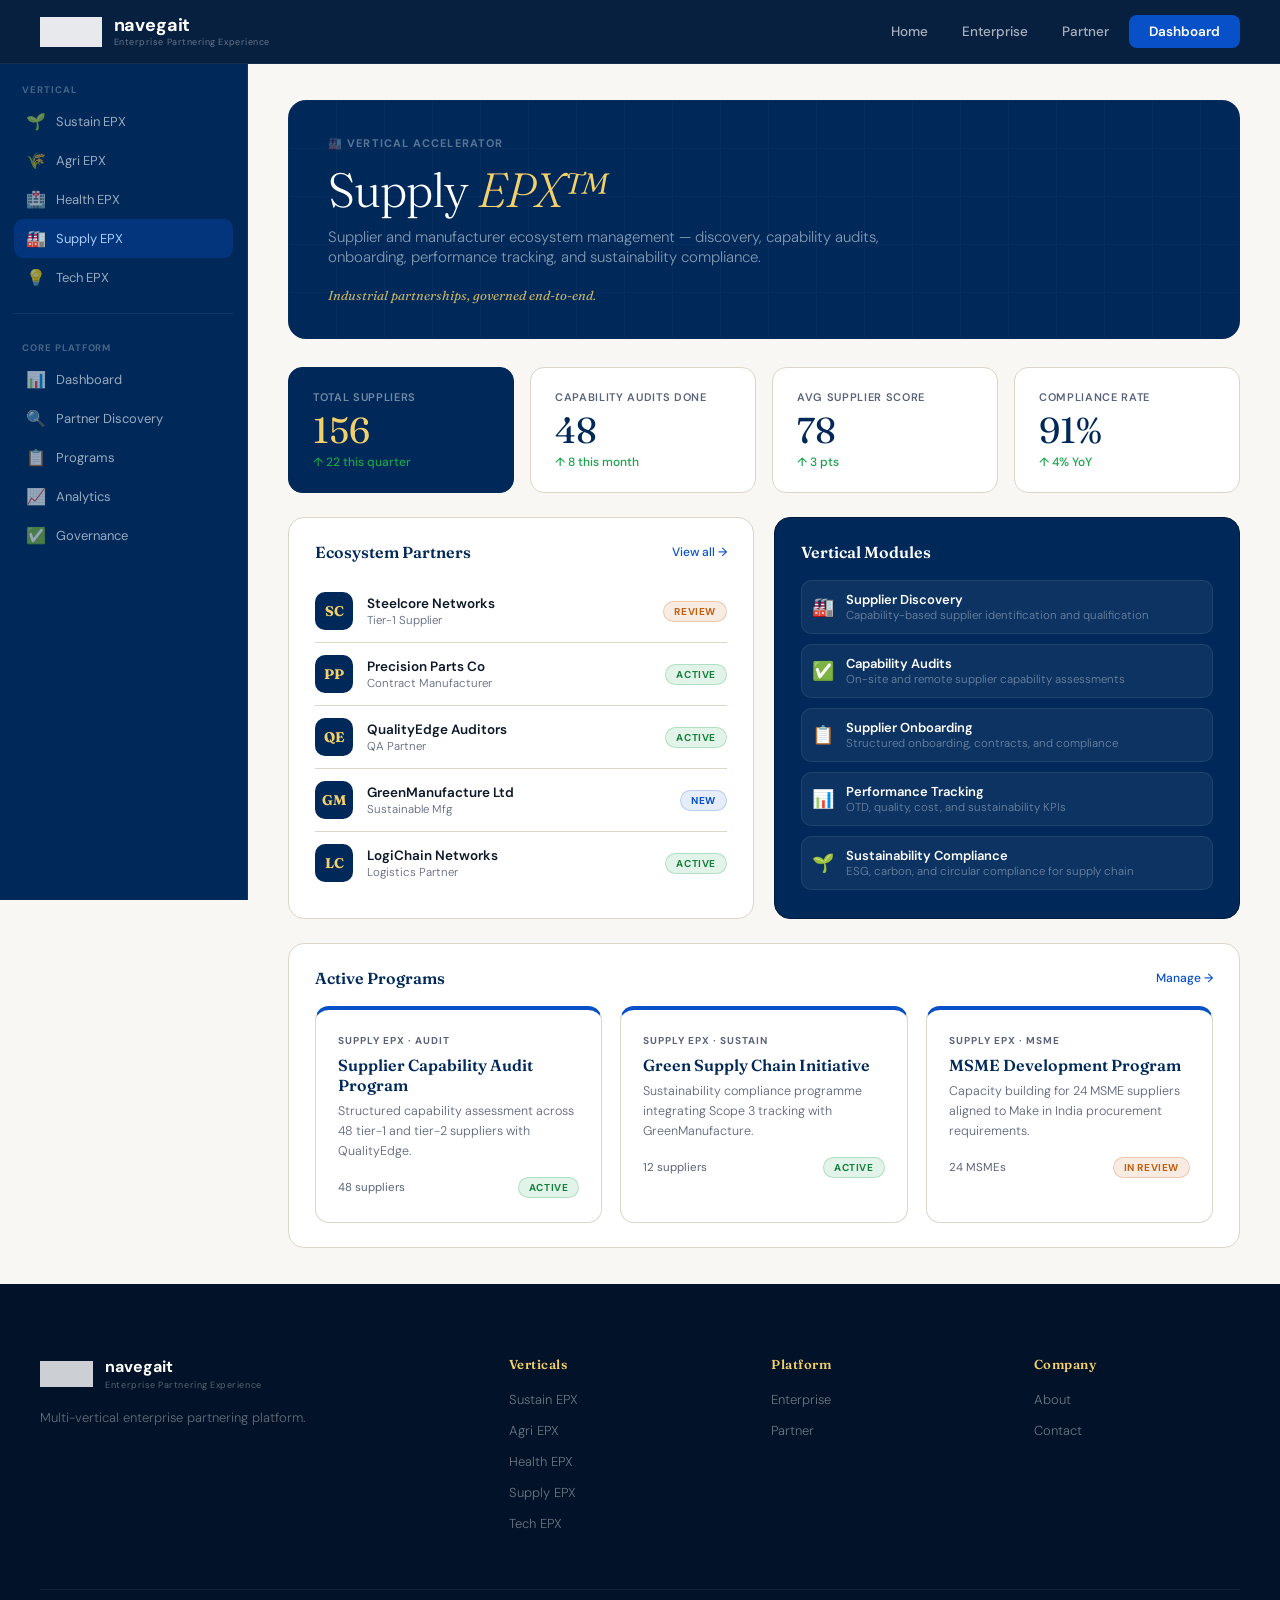
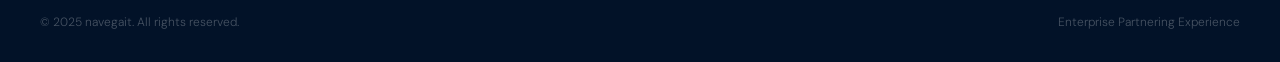
<file: supply.html>
<!DOCTYPE html>
<html lang="en"><head><meta charset="UTF-8"><meta name="viewport" content="width=device-width,initial-scale=1">
<title>Supply — navegait EPX™</title>
<link href="https://fonts.googleapis.com/css2?family=Fraunces:ital,opsz,wght@0,9..144,300;0,9..144,600;1,9..144,300;1,9..144,600&family=DM+Sans:wght@300;400;500;600&display=swap" rel="stylesheet">
<link rel="stylesheet" href="styles.css">
<style>.vert-accent{color:#0850c8} .vert-hero{background:linear-gradient(135deg,var(--navy3),var(--navy2))}</style>
</head><body>
<header class="topbar"><div class="topbar-inner">
    <a href="index.html" class="brand"><img src="[data-uri]" alt="navegait" class="brand-logo"><div class="brand-text"><span class="brand-name">navegait</span><span class="brand-tag">Enterprise Partnering Experience</span></div></a>
    <nav class="top-nav"><a href="index.html">Home</a><a href="enterprise.html">Enterprise</a><a href="partner.html">Partner</a><a href="enterprise.html" class="btn-nav-cta">Dashboard</a></nav>
    </div></header>
<div class="app-shell">
<aside class="sidebar">
  <div class="sidebar-section"><div class="sidebar-section-label">Vertical</div><a href="sustain.html" class="sidebar-item "><span class="si-icon">🌱</span>Sustain EPX</a><a href="agri.html" class="sidebar-item "><span class="si-icon">🌾</span>Agri EPX</a><a href="health.html" class="sidebar-item "><span class="si-icon">🏥</span>Health EPX</a><a href="supply.html" class="sidebar-item active"><span class="si-icon">🏭</span>Supply EPX</a><a href="tech.html" class="sidebar-item "><span class="si-icon">💡</span>Tech EPX</a></div>
  <div class="sidebar-divider"></div>
  <div class="sidebar-section"><div class="sidebar-section-label">Core Platform</div><a href="enterprise.html" class="sidebar-item"><span class="si-icon">📊</span>Dashboard</a><a href="enterprise.html" class="sidebar-item"><span class="si-icon">🔍</span>Partner Discovery</a><a href="enterprise.html" class="sidebar-item"><span class="si-icon">📋</span>Programs</a><a href="enterprise.html" class="sidebar-item"><span class="si-icon">📈</span>Analytics</a><a href="enterprise.html" class="sidebar-item"><span class="si-icon">✅</span>Governance</a></div>
</aside>
<main class="main-content">

  <!-- Hero Banner -->
  <div style="background:var(--navy);border-radius:18px;padding:36px 40px;margin-bottom:28px;position:relative;overflow:hidden">
    <div style="position:absolute;inset:0;background-image:linear-gradient(rgba(255,255,255,.02) 1px,transparent 1px),linear-gradient(90deg,rgba(255,255,255,.02) 1px,transparent 1px);background-size:48px 48px"></div>
    <div style="position:relative;z-index:2">
      <div style="font-size:11px;font-weight:700;color:rgba(255,255,255,.35);letter-spacing:.1em;text-transform:uppercase;margin-bottom:10px">🏭 Vertical Accelerator</div>
      <h1 style="font-family:var(--ff-display);font-size:clamp(28px,4vw,48px);font-weight:300;color:#fff;letter-spacing:-.02em;margin-bottom:8px">Supply <em style="font-style:italic;color:var(--goldlt)">EPX™</em></h1>
      <p style="font-size:15px;color:rgba(255,255,255,.52);font-weight:300;max-width:580px">Supplier and manufacturer ecosystem management — discovery, capability audits, onboarding, performance tracking, and sustainability compliance.</p>
      <div style="margin-top:20px;font-family:var(--ff-display);font-size:13px;font-style:italic;color:var(--goldlt);opacity:.8">Industrial partnerships, governed end-to-end.</div>
    </div>
  </div>

  <!-- KPIs -->
  <div class="kpi-strip" style="margin-bottom:24px">
    <div class="kpi-card  accent"><div class="kpi-label">Total Suppliers</div><div class="kpi-value">156</div><div class="kpi-delta up">↑ 22 this quarter</div></div><div class="kpi-card"><div class="kpi-label">Capability Audits Done</div><div class="kpi-value">48</div><div class="kpi-delta up">↑ 8 this month</div></div><div class="kpi-card"><div class="kpi-label">Avg Supplier Score</div><div class="kpi-value">78</div><div class="kpi-delta up">↑ 3 pts</div></div><div class="kpi-card"><div class="kpi-label">Compliance Rate</div><div class="kpi-value">91%</div><div class="kpi-delta up">↑ 4% YoY</div></div>
  </div>

  <div class="dash-grid">
    <!-- Partners -->
    <div class="widget">
      <div class="widget-title">Ecosystem Partners <span class="widget-title-action">View all →</span></div>
      <div class="partner-list">
        <div class="plist-item"><div class="plist-avatar">SC</div><div class="plist-info"><div class="plist-name">Steelcore Networks</div><div class="plist-type">Tier-1 Supplier</div></div><span class="plist-badge badge-review">Review</span></div><div class="plist-item"><div class="plist-avatar">PP</div><div class="plist-info"><div class="plist-name">Precision Parts Co</div><div class="plist-type">Contract Manufacturer</div></div><span class="plist-badge badge-active">Active</span></div><div class="plist-item"><div class="plist-avatar">QE</div><div class="plist-info"><div class="plist-name">QualityEdge Auditors</div><div class="plist-type">QA Partner</div></div><span class="plist-badge badge-active">Active</span></div><div class="plist-item"><div class="plist-avatar">GM</div><div class="plist-info"><div class="plist-name">GreenManufacture Ltd</div><div class="plist-type">Sustainable Mfg</div></div><span class="plist-badge badge-new">New</span></div><div class="plist-item"><div class="plist-avatar">LC</div><div class="plist-info"><div class="plist-name">LogiChain Networks</div><div class="plist-type">Logistics Partner</div></div><span class="plist-badge badge-active">Active</span></div>
      </div>
    </div>

    <!-- Modules -->
    <div class="widget dark">
      <div class="widget-title">Vertical Modules</div>
      <div style="display:grid;gap:10px">
        <div style="display:flex;align-items:center;gap:12px;padding:10px;background:rgba(255,255,255,.05);border-radius:10px;border:1px solid rgba(255,255,255,.08)"><span style="font-size:18px">🏭</span><div><div style="font-size:13px;font-weight:600;color:#fff">Supplier Discovery</div><div style="font-size:11.5px;color:rgba(255,255,255,.4);font-weight:300">Capability-based supplier identification and qualification</div></div></div><div style="display:flex;align-items:center;gap:12px;padding:10px;background:rgba(255,255,255,.05);border-radius:10px;border:1px solid rgba(255,255,255,.08)"><span style="font-size:18px">✅</span><div><div style="font-size:13px;font-weight:600;color:#fff">Capability Audits</div><div style="font-size:11.5px;color:rgba(255,255,255,.4);font-weight:300">On-site and remote supplier capability assessments</div></div></div><div style="display:flex;align-items:center;gap:12px;padding:10px;background:rgba(255,255,255,.05);border-radius:10px;border:1px solid rgba(255,255,255,.08)"><span style="font-size:18px">📋</span><div><div style="font-size:13px;font-weight:600;color:#fff">Supplier Onboarding</div><div style="font-size:11.5px;color:rgba(255,255,255,.4);font-weight:300">Structured onboarding, contracts, and compliance</div></div></div><div style="display:flex;align-items:center;gap:12px;padding:10px;background:rgba(255,255,255,.05);border-radius:10px;border:1px solid rgba(255,255,255,.08)"><span style="font-size:18px">📊</span><div><div style="font-size:13px;font-weight:600;color:#fff">Performance Tracking</div><div style="font-size:11.5px;color:rgba(255,255,255,.4);font-weight:300">OTD, quality, cost, and sustainability KPIs</div></div></div><div style="display:flex;align-items:center;gap:12px;padding:10px;background:rgba(255,255,255,.05);border-radius:10px;border:1px solid rgba(255,255,255,.08)"><span style="font-size:18px">🌱</span><div><div style="font-size:13px;font-weight:600;color:#fff">Sustainability Compliance</div><div style="font-size:11.5px;color:rgba(255,255,255,.4);font-weight:300">ESG, carbon, and circular compliance for supply chain</div></div></div>
      </div>
    </div>
  </div>

  <!-- Programs -->
  <div class="widget" style="margin-top:20px">
    <div class="widget-title">Active Programs <span class="widget-title-action">Manage →</span></div>
    <div class="program-grid">
      <div class="prog-card supply">
        <div class="pc-eyebrow">Supply EPX · Audit</div>
        <h4>Supplier Capability Audit Program</h4>
        <p>Structured capability assessment across 48 tier-1 and tier-2 suppliers with QualityEdge.</p>
        <div class="prog-meta"><span>48 suppliers</span><span class="plist-badge badge-active">Active</span></div>
      </div><div class="prog-card supply">
        <div class="pc-eyebrow">Supply EPX · Sustain</div>
        <h4>Green Supply Chain Initiative</h4>
        <p>Sustainability compliance programme integrating Scope 3 tracking with GreenManufacture.</p>
        <div class="prog-meta"><span>12 suppliers</span><span class="plist-badge badge-active">Active</span></div>
      </div><div class="prog-card supply">
        <div class="pc-eyebrow">Supply EPX · MSME</div>
        <h4>MSME Development Program</h4>
        <p>Capacity building for 24 MSME suppliers aligned to Make in India procurement requirements.</p>
        <div class="prog-meta"><span>24 MSMEs</span><span class="plist-badge badge-review">In Review</span></div>
      </div>
    </div>
  </div>

</main>
</div>
<footer class="site-footer"><div class="footer-inner">
    <div class="footer-brand"><div class="fb-row"><img src="[data-uri]" alt="navegait" class="footer-logo"><div><div class="footer-name">navegait</div><div class="footer-tagline">Enterprise Partnering Experience</div></div></div><p class="footer-desc">Multi-vertical enterprise partnering platform.</p></div>
    <div class="footer-col"><h5>Verticals</h5><ul><li><a href="sustain.html">Sustain EPX</a></li><li><a href="agri.html">Agri EPX</a></li><li><a href="health.html">Health EPX</a></li><li><a href="supply.html">Supply EPX</a></li><li><a href="tech.html">Tech EPX</a></li></ul></div>
    <div class="footer-col"><h5>Platform</h5><ul><li><a href="enterprise.html">Enterprise</a></li><li><a href="partner.html">Partner</a></li></ul></div>
    <div class="footer-col"><h5>Company</h5><ul><li><a href="#">About</a></li><li><a href="#">Contact</a></li></ul></div>
    </div><div class="footer-bottom"><span>© 2025 navegait. All rights reserved.</span><span>Enterprise Partnering Experience</span></div></footer>
<script src="components.js"></script>
</body></html>
</file>
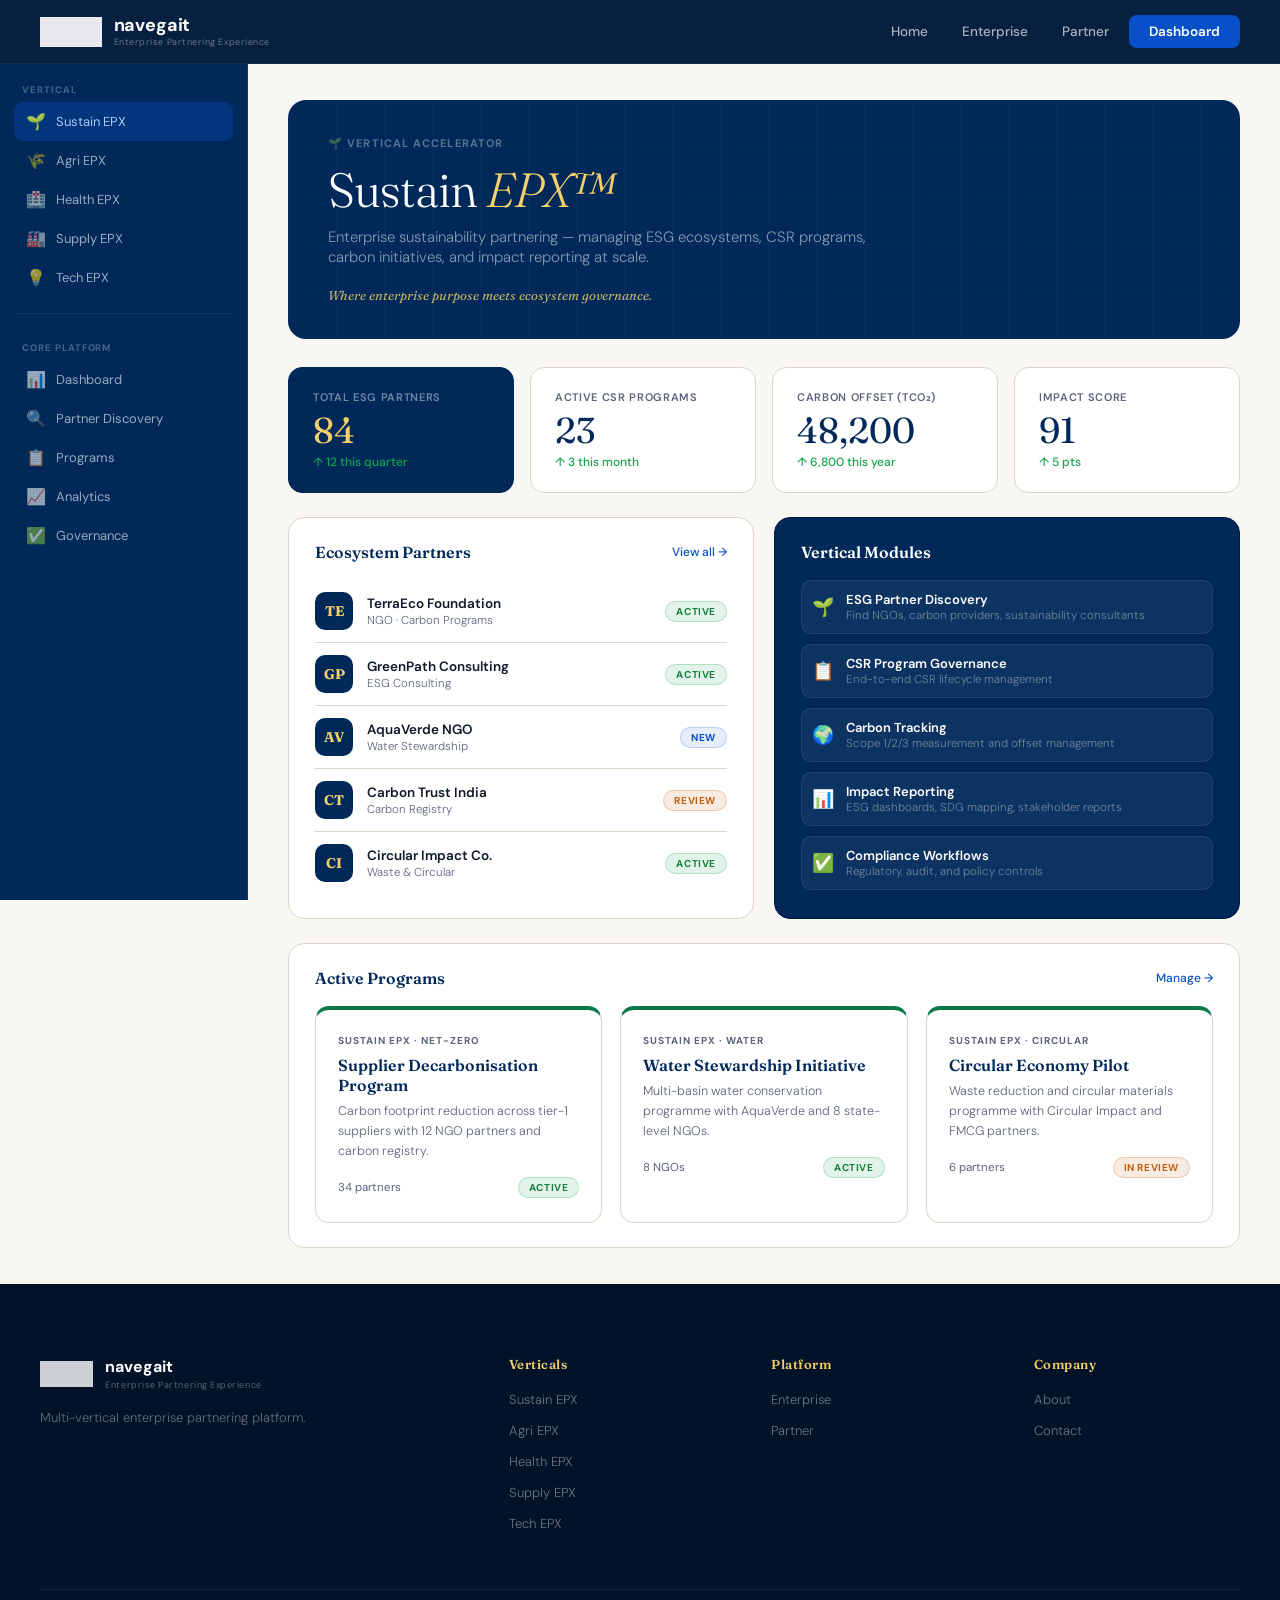
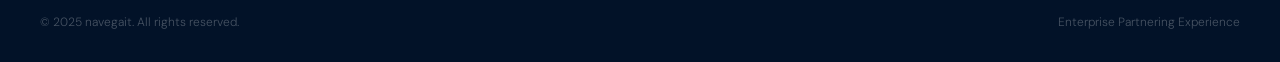
<file: sustain.html>
<!DOCTYPE html>
<html lang="en"><head><meta charset="UTF-8"><meta name="viewport" content="width=device-width,initial-scale=1">
<title>Sustain — navegait EPX™</title>
<link href="https://fonts.googleapis.com/css2?family=Fraunces:ital,opsz,wght@0,9..144,300;0,9..144,600;1,9..144,300;1,9..144,600&family=DM+Sans:wght@300;400;500;600&display=swap" rel="stylesheet">
<link rel="stylesheet" href="styles.css">
<style>.vert-accent{color:#16a34a} .vert-hero{background:linear-gradient(135deg,var(--navy3),var(--navy2))}</style>
</head><body>
<header class="topbar"><div class="topbar-inner">
    <a href="index.html" class="brand"><img src="[data-uri]" alt="navegait" class="brand-logo"><div class="brand-text"><span class="brand-name">navegait</span><span class="brand-tag">Enterprise Partnering Experience</span></div></a>
    <nav class="top-nav"><a href="index.html">Home</a><a href="enterprise.html">Enterprise</a><a href="partner.html">Partner</a><a href="enterprise.html" class="btn-nav-cta">Dashboard</a></nav>
    </div></header>
<div class="app-shell">
<aside class="sidebar">
  <div class="sidebar-section"><div class="sidebar-section-label">Vertical</div><a href="sustain.html" class="sidebar-item active"><span class="si-icon">🌱</span>Sustain EPX</a><a href="agri.html" class="sidebar-item "><span class="si-icon">🌾</span>Agri EPX</a><a href="health.html" class="sidebar-item "><span class="si-icon">🏥</span>Health EPX</a><a href="supply.html" class="sidebar-item "><span class="si-icon">🏭</span>Supply EPX</a><a href="tech.html" class="sidebar-item "><span class="si-icon">💡</span>Tech EPX</a></div>
  <div class="sidebar-divider"></div>
  <div class="sidebar-section"><div class="sidebar-section-label">Core Platform</div><a href="enterprise.html" class="sidebar-item"><span class="si-icon">📊</span>Dashboard</a><a href="enterprise.html" class="sidebar-item"><span class="si-icon">🔍</span>Partner Discovery</a><a href="enterprise.html" class="sidebar-item"><span class="si-icon">📋</span>Programs</a><a href="enterprise.html" class="sidebar-item"><span class="si-icon">📈</span>Analytics</a><a href="enterprise.html" class="sidebar-item"><span class="si-icon">✅</span>Governance</a></div>
</aside>
<main class="main-content">

  <!-- Hero Banner -->
  <div style="background:var(--navy);border-radius:18px;padding:36px 40px;margin-bottom:28px;position:relative;overflow:hidden">
    <div style="position:absolute;inset:0;background-image:linear-gradient(rgba(255,255,255,.02) 1px,transparent 1px),linear-gradient(90deg,rgba(255,255,255,.02) 1px,transparent 1px);background-size:48px 48px"></div>
    <div style="position:relative;z-index:2">
      <div style="font-size:11px;font-weight:700;color:rgba(255,255,255,.35);letter-spacing:.1em;text-transform:uppercase;margin-bottom:10px">🌱 Vertical Accelerator</div>
      <h1 style="font-family:var(--ff-display);font-size:clamp(28px,4vw,48px);font-weight:300;color:#fff;letter-spacing:-.02em;margin-bottom:8px">Sustain <em style="font-style:italic;color:var(--goldlt)">EPX™</em></h1>
      <p style="font-size:15px;color:rgba(255,255,255,.52);font-weight:300;max-width:580px">Enterprise sustainability partnering — managing ESG ecosystems, CSR programs, carbon initiatives, and impact reporting at scale.</p>
      <div style="margin-top:20px;font-family:var(--ff-display);font-size:13px;font-style:italic;color:var(--goldlt);opacity:.8">Where enterprise purpose meets ecosystem governance.</div>
    </div>
  </div>

  <!-- KPIs -->
  <div class="kpi-strip" style="margin-bottom:24px">
    <div class="kpi-card  accent"><div class="kpi-label">Total ESG Partners</div><div class="kpi-value">84</div><div class="kpi-delta up">↑ 12 this quarter</div></div><div class="kpi-card"><div class="kpi-label">Active CSR Programs</div><div class="kpi-value">23</div><div class="kpi-delta up">↑ 3 this month</div></div><div class="kpi-card"><div class="kpi-label">Carbon Offset (tCO₂)</div><div class="kpi-value">48,200</div><div class="kpi-delta up">↑ 6,800 this year</div></div><div class="kpi-card"><div class="kpi-label">Impact Score</div><div class="kpi-value">91</div><div class="kpi-delta up">↑ 5 pts</div></div>
  </div>

  <div class="dash-grid">
    <!-- Partners -->
    <div class="widget">
      <div class="widget-title">Ecosystem Partners <span class="widget-title-action">View all →</span></div>
      <div class="partner-list">
        <div class="plist-item"><div class="plist-avatar">TE</div><div class="plist-info"><div class="plist-name">TerraEco Foundation</div><div class="plist-type">NGO · Carbon Programs</div></div><span class="plist-badge badge-active">Active</span></div><div class="plist-item"><div class="plist-avatar">GP</div><div class="plist-info"><div class="plist-name">GreenPath Consulting</div><div class="plist-type">ESG Consulting</div></div><span class="plist-badge badge-active">Active</span></div><div class="plist-item"><div class="plist-avatar">AV</div><div class="plist-info"><div class="plist-name">AquaVerde NGO</div><div class="plist-type">Water Stewardship</div></div><span class="plist-badge badge-new">New</span></div><div class="plist-item"><div class="plist-avatar">CT</div><div class="plist-info"><div class="plist-name">Carbon Trust India</div><div class="plist-type">Carbon Registry</div></div><span class="plist-badge badge-review">Review</span></div><div class="plist-item"><div class="plist-avatar">CI</div><div class="plist-info"><div class="plist-name">Circular Impact Co.</div><div class="plist-type">Waste & Circular</div></div><span class="plist-badge badge-active">Active</span></div>
      </div>
    </div>

    <!-- Modules -->
    <div class="widget dark">
      <div class="widget-title">Vertical Modules</div>
      <div style="display:grid;gap:10px">
        <div style="display:flex;align-items:center;gap:12px;padding:10px;background:rgba(255,255,255,.05);border-radius:10px;border:1px solid rgba(255,255,255,.08)"><span style="font-size:18px">🌱</span><div><div style="font-size:13px;font-weight:600;color:#fff">ESG Partner Discovery</div><div style="font-size:11.5px;color:rgba(255,255,255,.4);font-weight:300">Find NGOs, carbon providers, sustainability consultants</div></div></div><div style="display:flex;align-items:center;gap:12px;padding:10px;background:rgba(255,255,255,.05);border-radius:10px;border:1px solid rgba(255,255,255,.08)"><span style="font-size:18px">📋</span><div><div style="font-size:13px;font-weight:600;color:#fff">CSR Program Governance</div><div style="font-size:11.5px;color:rgba(255,255,255,.4);font-weight:300">End-to-end CSR lifecycle management</div></div></div><div style="display:flex;align-items:center;gap:12px;padding:10px;background:rgba(255,255,255,.05);border-radius:10px;border:1px solid rgba(255,255,255,.08)"><span style="font-size:18px">🌍</span><div><div style="font-size:13px;font-weight:600;color:#fff">Carbon Tracking</div><div style="font-size:11.5px;color:rgba(255,255,255,.4);font-weight:300">Scope 1/2/3 measurement and offset management</div></div></div><div style="display:flex;align-items:center;gap:12px;padding:10px;background:rgba(255,255,255,.05);border-radius:10px;border:1px solid rgba(255,255,255,.08)"><span style="font-size:18px">📊</span><div><div style="font-size:13px;font-weight:600;color:#fff">Impact Reporting</div><div style="font-size:11.5px;color:rgba(255,255,255,.4);font-weight:300">ESG dashboards, SDG mapping, stakeholder reports</div></div></div><div style="display:flex;align-items:center;gap:12px;padding:10px;background:rgba(255,255,255,.05);border-radius:10px;border:1px solid rgba(255,255,255,.08)"><span style="font-size:18px">✅</span><div><div style="font-size:13px;font-weight:600;color:#fff">Compliance Workflows</div><div style="font-size:11.5px;color:rgba(255,255,255,.4);font-weight:300">Regulatory, audit, and policy controls</div></div></div>
      </div>
    </div>
  </div>

  <!-- Programs -->
  <div class="widget" style="margin-top:20px">
    <div class="widget-title">Active Programs <span class="widget-title-action">Manage →</span></div>
    <div class="program-grid">
      <div class="prog-card sustain">
        <div class="pc-eyebrow">Sustain EPX · Net-Zero</div>
        <h4>Supplier Decarbonisation Program</h4>
        <p>Carbon footprint reduction across tier-1 suppliers with 12 NGO partners and carbon registry.</p>
        <div class="prog-meta"><span>34 partners</span><span class="plist-badge badge-active">Active</span></div>
      </div><div class="prog-card sustain">
        <div class="pc-eyebrow">Sustain EPX · Water</div>
        <h4>Water Stewardship Initiative</h4>
        <p>Multi-basin water conservation programme with AquaVerde and 8 state-level NGOs.</p>
        <div class="prog-meta"><span>8 NGOs</span><span class="plist-badge badge-active">Active</span></div>
      </div><div class="prog-card sustain">
        <div class="pc-eyebrow">Sustain EPX · Circular</div>
        <h4>Circular Economy Pilot</h4>
        <p>Waste reduction and circular materials programme with Circular Impact and FMCG partners.</p>
        <div class="prog-meta"><span>6 partners</span><span class="plist-badge badge-review">In Review</span></div>
      </div>
    </div>
  </div>

</main>
</div>
<footer class="site-footer"><div class="footer-inner">
    <div class="footer-brand"><div class="fb-row"><img src="[data-uri]" alt="navegait" class="footer-logo"><div><div class="footer-name">navegait</div><div class="footer-tagline">Enterprise Partnering Experience</div></div></div><p class="footer-desc">Multi-vertical enterprise partnering platform.</p></div>
    <div class="footer-col"><h5>Verticals</h5><ul><li><a href="sustain.html">Sustain EPX</a></li><li><a href="agri.html">Agri EPX</a></li><li><a href="health.html">Health EPX</a></li><li><a href="supply.html">Supply EPX</a></li><li><a href="tech.html">Tech EPX</a></li></ul></div>
    <div class="footer-col"><h5>Platform</h5><ul><li><a href="enterprise.html">Enterprise</a></li><li><a href="partner.html">Partner</a></li></ul></div>
    <div class="footer-col"><h5>Company</h5><ul><li><a href="#">About</a></li><li><a href="#">Contact</a></li></ul></div>
    </div><div class="footer-bottom"><span>© 2025 navegait. All rights reserved.</span><span>Enterprise Partnering Experience</span></div></footer>
<script src="components.js"></script>
</body></html>
</file>
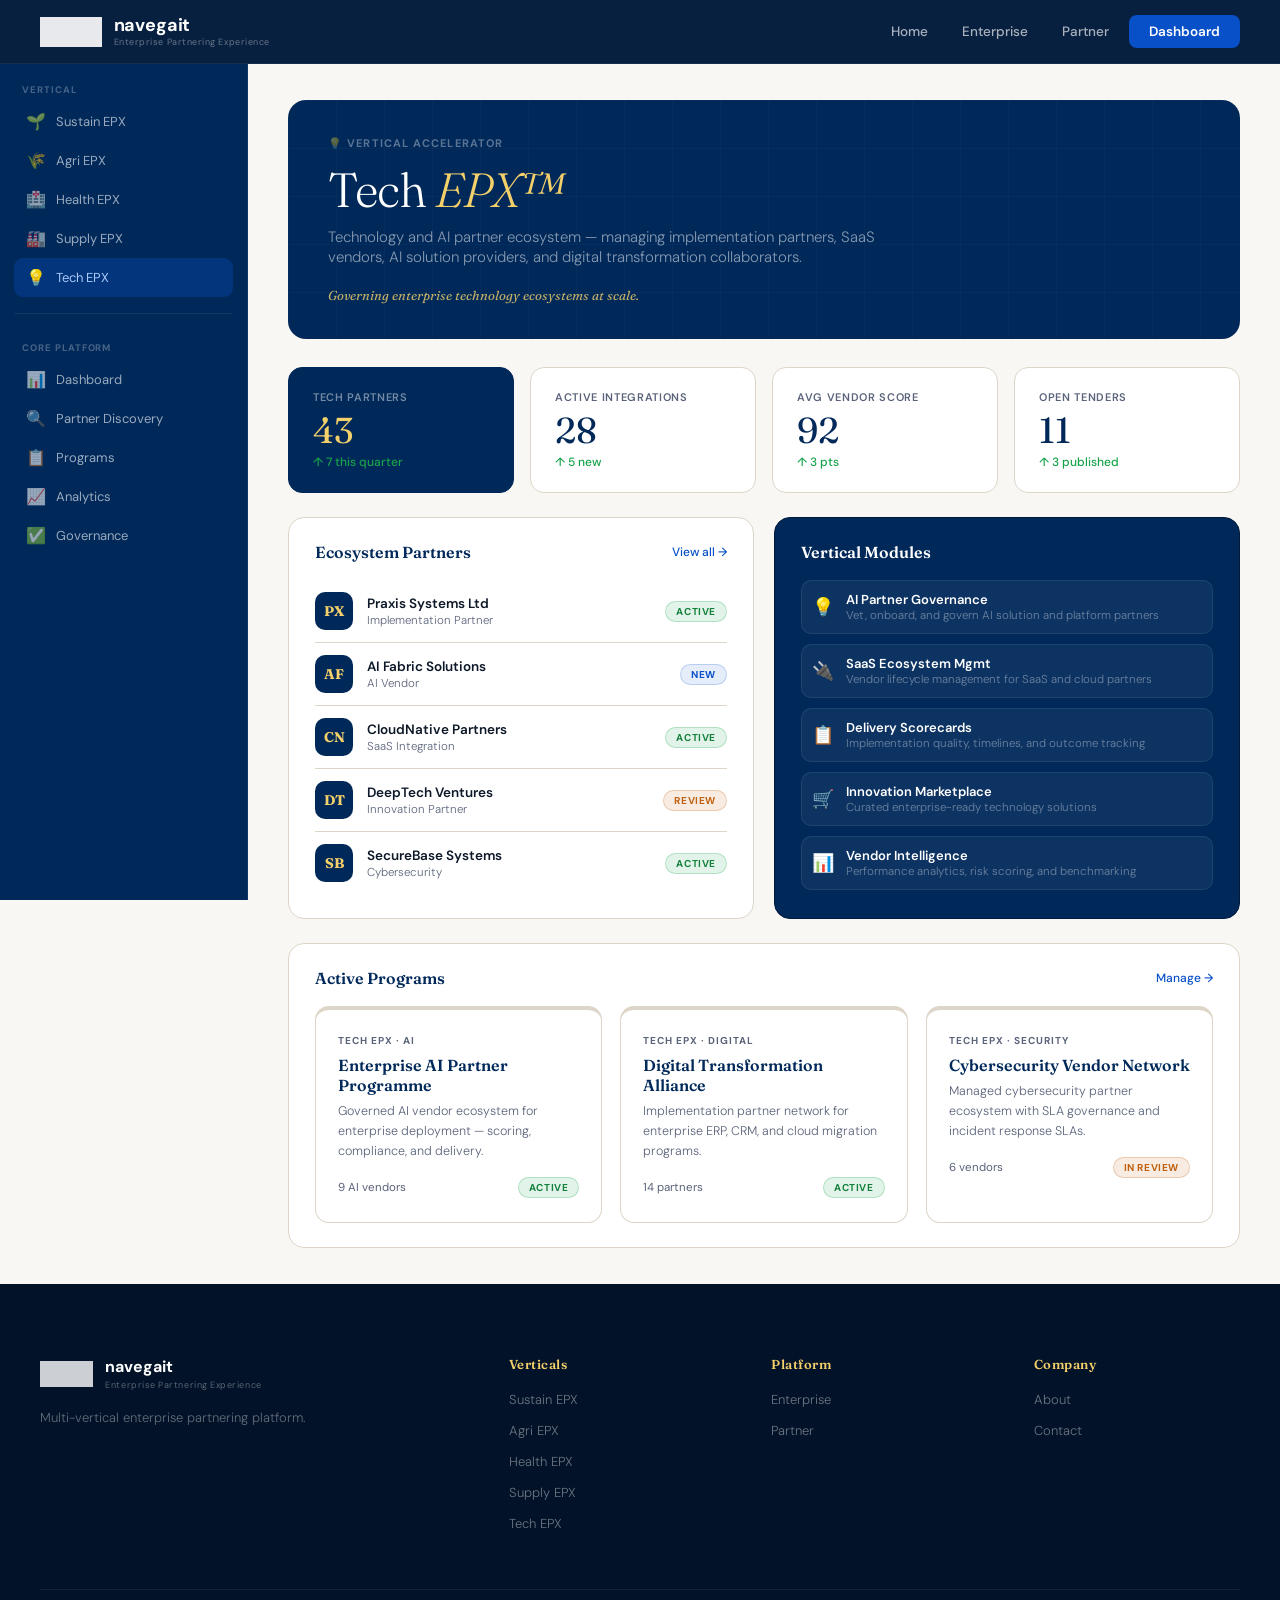
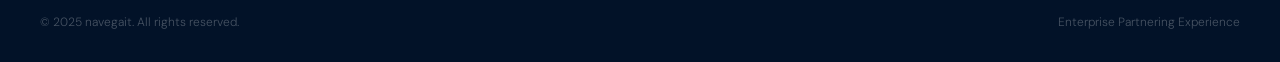
<file: tech.html>
<!DOCTYPE html>
<html lang="en"><head><meta charset="UTF-8"><meta name="viewport" content="width=device-width,initial-scale=1">
<title>Tech — navegait EPX™</title>
<link href="https://fonts.googleapis.com/css2?family=Fraunces:ital,opsz,wght@0,9..144,300;0,9..144,600;1,9..144,300;1,9..144,600&family=DM+Sans:wght@300;400;500;600&display=swap" rel="stylesheet">
<link rel="stylesheet" href="styles.css">
<style>.vert-accent{color:#7c3aed} .vert-hero{background:linear-gradient(135deg,var(--navy3),var(--navy2))}</style>
</head><body>
<header class="topbar"><div class="topbar-inner">
    <a href="index.html" class="brand"><img src="[data-uri]" alt="navegait" class="brand-logo"><div class="brand-text"><span class="brand-name">navegait</span><span class="brand-tag">Enterprise Partnering Experience</span></div></a>
    <nav class="top-nav"><a href="index.html">Home</a><a href="enterprise.html">Enterprise</a><a href="partner.html">Partner</a><a href="enterprise.html" class="btn-nav-cta">Dashboard</a></nav>
    </div></header>
<div class="app-shell">
<aside class="sidebar">
  <div class="sidebar-section"><div class="sidebar-section-label">Vertical</div><a href="sustain.html" class="sidebar-item "><span class="si-icon">🌱</span>Sustain EPX</a><a href="agri.html" class="sidebar-item "><span class="si-icon">🌾</span>Agri EPX</a><a href="health.html" class="sidebar-item "><span class="si-icon">🏥</span>Health EPX</a><a href="supply.html" class="sidebar-item "><span class="si-icon">🏭</span>Supply EPX</a><a href="tech.html" class="sidebar-item active"><span class="si-icon">💡</span>Tech EPX</a></div>
  <div class="sidebar-divider"></div>
  <div class="sidebar-section"><div class="sidebar-section-label">Core Platform</div><a href="enterprise.html" class="sidebar-item"><span class="si-icon">📊</span>Dashboard</a><a href="enterprise.html" class="sidebar-item"><span class="si-icon">🔍</span>Partner Discovery</a><a href="enterprise.html" class="sidebar-item"><span class="si-icon">📋</span>Programs</a><a href="enterprise.html" class="sidebar-item"><span class="si-icon">📈</span>Analytics</a><a href="enterprise.html" class="sidebar-item"><span class="si-icon">✅</span>Governance</a></div>
</aside>
<main class="main-content">

  <!-- Hero Banner -->
  <div style="background:var(--navy);border-radius:18px;padding:36px 40px;margin-bottom:28px;position:relative;overflow:hidden">
    <div style="position:absolute;inset:0;background-image:linear-gradient(rgba(255,255,255,.02) 1px,transparent 1px),linear-gradient(90deg,rgba(255,255,255,.02) 1px,transparent 1px);background-size:48px 48px"></div>
    <div style="position:relative;z-index:2">
      <div style="font-size:11px;font-weight:700;color:rgba(255,255,255,.35);letter-spacing:.1em;text-transform:uppercase;margin-bottom:10px">💡 Vertical Accelerator</div>
      <h1 style="font-family:var(--ff-display);font-size:clamp(28px,4vw,48px);font-weight:300;color:#fff;letter-spacing:-.02em;margin-bottom:8px">Tech <em style="font-style:italic;color:var(--goldlt)">EPX™</em></h1>
      <p style="font-size:15px;color:rgba(255,255,255,.52);font-weight:300;max-width:580px">Technology and AI partner ecosystem — managing implementation partners, SaaS vendors, AI solution providers, and digital transformation collaborators.</p>
      <div style="margin-top:20px;font-family:var(--ff-display);font-size:13px;font-style:italic;color:var(--goldlt);opacity:.8">Governing enterprise technology ecosystems at scale.</div>
    </div>
  </div>

  <!-- KPIs -->
  <div class="kpi-strip" style="margin-bottom:24px">
    <div class="kpi-card  accent"><div class="kpi-label">Tech Partners</div><div class="kpi-value">43</div><div class="kpi-delta up">↑ 7 this quarter</div></div><div class="kpi-card"><div class="kpi-label">Active Integrations</div><div class="kpi-value">28</div><div class="kpi-delta up">↑ 5 new</div></div><div class="kpi-card"><div class="kpi-label">Avg Vendor Score</div><div class="kpi-value">92</div><div class="kpi-delta up">↑ 3 pts</div></div><div class="kpi-card"><div class="kpi-label">Open Tenders</div><div class="kpi-value">11</div><div class="kpi-delta up">↑ 3 published</div></div>
  </div>

  <div class="dash-grid">
    <!-- Partners -->
    <div class="widget">
      <div class="widget-title">Ecosystem Partners <span class="widget-title-action">View all →</span></div>
      <div class="partner-list">
        <div class="plist-item"><div class="plist-avatar">PX</div><div class="plist-info"><div class="plist-name">Praxis Systems Ltd</div><div class="plist-type">Implementation Partner</div></div><span class="plist-badge badge-active">Active</span></div><div class="plist-item"><div class="plist-avatar">AF</div><div class="plist-info"><div class="plist-name">AI Fabric Solutions</div><div class="plist-type">AI Vendor</div></div><span class="plist-badge badge-new">New</span></div><div class="plist-item"><div class="plist-avatar">CN</div><div class="plist-info"><div class="plist-name">CloudNative Partners</div><div class="plist-type">SaaS Integration</div></div><span class="plist-badge badge-active">Active</span></div><div class="plist-item"><div class="plist-avatar">DT</div><div class="plist-info"><div class="plist-name">DeepTech Ventures</div><div class="plist-type">Innovation Partner</div></div><span class="plist-badge badge-review">Review</span></div><div class="plist-item"><div class="plist-avatar">SB</div><div class="plist-info"><div class="plist-name">SecureBase Systems</div><div class="plist-type">Cybersecurity</div></div><span class="plist-badge badge-active">Active</span></div>
      </div>
    </div>

    <!-- Modules -->
    <div class="widget dark">
      <div class="widget-title">Vertical Modules</div>
      <div style="display:grid;gap:10px">
        <div style="display:flex;align-items:center;gap:12px;padding:10px;background:rgba(255,255,255,.05);border-radius:10px;border:1px solid rgba(255,255,255,.08)"><span style="font-size:18px">💡</span><div><div style="font-size:13px;font-weight:600;color:#fff">AI Partner Governance</div><div style="font-size:11.5px;color:rgba(255,255,255,.4);font-weight:300">Vet, onboard, and govern AI solution and platform partners</div></div></div><div style="display:flex;align-items:center;gap:12px;padding:10px;background:rgba(255,255,255,.05);border-radius:10px;border:1px solid rgba(255,255,255,.08)"><span style="font-size:18px">🔌</span><div><div style="font-size:13px;font-weight:600;color:#fff">SaaS Ecosystem Mgmt</div><div style="font-size:11.5px;color:rgba(255,255,255,.4);font-weight:300">Vendor lifecycle management for SaaS and cloud partners</div></div></div><div style="display:flex;align-items:center;gap:12px;padding:10px;background:rgba(255,255,255,.05);border-radius:10px;border:1px solid rgba(255,255,255,.08)"><span style="font-size:18px">📋</span><div><div style="font-size:13px;font-weight:600;color:#fff">Delivery Scorecards</div><div style="font-size:11.5px;color:rgba(255,255,255,.4);font-weight:300">Implementation quality, timelines, and outcome tracking</div></div></div><div style="display:flex;align-items:center;gap:12px;padding:10px;background:rgba(255,255,255,.05);border-radius:10px;border:1px solid rgba(255,255,255,.08)"><span style="font-size:18px">🛒</span><div><div style="font-size:13px;font-weight:600;color:#fff">Innovation Marketplace</div><div style="font-size:11.5px;color:rgba(255,255,255,.4);font-weight:300">Curated enterprise-ready technology solutions</div></div></div><div style="display:flex;align-items:center;gap:12px;padding:10px;background:rgba(255,255,255,.05);border-radius:10px;border:1px solid rgba(255,255,255,.08)"><span style="font-size:18px">📊</span><div><div style="font-size:13px;font-weight:600;color:#fff">Vendor Intelligence</div><div style="font-size:11.5px;color:rgba(255,255,255,.4);font-weight:300">Performance analytics, risk scoring, and benchmarking</div></div></div>
      </div>
    </div>
  </div>

  <!-- Programs -->
  <div class="widget" style="margin-top:20px">
    <div class="widget-title">Active Programs <span class="widget-title-action">Manage →</span></div>
    <div class="program-grid">
      <div class="prog-card tech">
        <div class="pc-eyebrow">Tech EPX · AI</div>
        <h4>Enterprise AI Partner Programme</h4>
        <p>Governed AI vendor ecosystem for enterprise deployment — scoring, compliance, and delivery.</p>
        <div class="prog-meta"><span>9 AI vendors</span><span class="plist-badge badge-active">Active</span></div>
      </div><div class="prog-card tech">
        <div class="pc-eyebrow">Tech EPX · Digital</div>
        <h4>Digital Transformation Alliance</h4>
        <p>Implementation partner network for enterprise ERP, CRM, and cloud migration programs.</p>
        <div class="prog-meta"><span>14 partners</span><span class="plist-badge badge-active">Active</span></div>
      </div><div class="prog-card tech">
        <div class="pc-eyebrow">Tech EPX · Security</div>
        <h4>Cybersecurity Vendor Network</h4>
        <p>Managed cybersecurity partner ecosystem with SLA governance and incident response SLAs.</p>
        <div class="prog-meta"><span>6 vendors</span><span class="plist-badge badge-review">In Review</span></div>
      </div>
    </div>
  </div>

</main>
</div>
<footer class="site-footer"><div class="footer-inner">
    <div class="footer-brand"><div class="fb-row"><img src="[data-uri]" alt="navegait" class="footer-logo"><div><div class="footer-name">navegait</div><div class="footer-tagline">Enterprise Partnering Experience</div></div></div><p class="footer-desc">Multi-vertical enterprise partnering platform.</p></div>
    <div class="footer-col"><h5>Verticals</h5><ul><li><a href="sustain.html">Sustain EPX</a></li><li><a href="agri.html">Agri EPX</a></li><li><a href="health.html">Health EPX</a></li><li><a href="supply.html">Supply EPX</a></li><li><a href="tech.html">Tech EPX</a></li></ul></div>
    <div class="footer-col"><h5>Platform</h5><ul><li><a href="enterprise.html">Enterprise</a></li><li><a href="partner.html">Partner</a></li></ul></div>
    <div class="footer-col"><h5>Company</h5><ul><li><a href="#">About</a></li><li><a href="#">Contact</a></li></ul></div>
    </div><div class="footer-bottom"><span>© 2025 navegait. All rights reserved.</span><span>Enterprise Partnering Experience</span></div></footer>
<script src="components.js"></script>
</body></html>
</file>
<file: styles.css>
/* ═══════════════════════════════════════════════════════════════
   navegait EPX™  —  Design System
   Brand: #00295A (deep navy) · Gold accents · Fraunces serif
═══════════════════════════════════════════════════════════════ */

:root {
  --navy:      #00295A;
  --navy2:     #00193A;
  --navy3:     #021228;
  --blue:      #0850C8;
  --blue2:     #1166E8;
  --gold:      #C09020;
  --gold2:     #DBA830;
  --goldlt:    #F4D06A;
  --teal:      #077A8A;
  --teal2:     #0A9BAF;
  --green:     #0A7A4A;
  --amber:     #C06010;
  --slate:     #3A4A6A;
  --cream:     #F5F1E8;
  --offwhite:  #F8F7F3;
  --white:     #FFFFFF;
  --text:      #0D1828;
  --muted:     #5A637A;
  --border:    #DDD6C8;
  --sidebar-w: 248px;

  --ff-display: 'Fraunces', Georgia, serif;
  --ff-body:    'DM Sans', system-ui, sans-serif;
  --ease:       cubic-bezier(.4,0,.2,1);
  --shadow:     0 4px 24px rgba(0,41,90,.10);
  --shadow-lg:  0 16px 60px rgba(0,41,90,.16);
}

*, *::before, *::after { box-sizing: border-box; margin: 0; padding: 0; }
html { scroll-behavior: smooth; font-size: 16px; }
body { font-family: var(--ff-body); color: var(--text); background: var(--offwhite); overflow-x: hidden; -webkit-font-smoothing: antialiased; }

/* ── TOPBAR ── */
.topbar {
  position: fixed; top: 0; left: 0; right: 0; z-index: 400;
  height: 64px; display: flex; align-items: center;
  padding: 0 40px;
  background: rgba(0,25,58,.97);
  backdrop-filter: blur(20px);
  border-bottom: 1px solid rgba(255,255,255,.06);
}
.topbar-inner { max-width: 1360px; width: 100%; margin: 0 auto; display: flex; align-items: center; justify-content: space-between; }
.brand { display: flex; align-items: center; gap: 12px; text-decoration: none; }
.brand-logo { height: 30px; filter: brightness(0) invert(1); opacity: .9; }
.brand-text { display: flex; flex-direction: column; }
.brand-name { font-family: var(--ff-body); font-size: 18px; font-weight: 700; color: #fff; letter-spacing: -.01em; line-height: 1; }
.brand-tag { font-size: 9px; color: rgba(255,255,255,.38); letter-spacing: .06em; margin-top: 2px; }
.top-nav { display: flex; align-items: center; gap: 6px; }
.top-nav a { color: rgba(255,255,255,.65); text-decoration: none; font-size: 13.5px; font-weight: 500; padding: 7px 14px; border-radius: 7px; transition: .2s; }
.top-nav a:hover { color: #fff; background: rgba(255,255,255,.09); }
.btn-nav-cta { background: var(--blue) !important; color: #fff !important; padding: 8px 20px !important; border-radius: 8px !important; font-weight: 600 !important; }
.btn-nav-cta:hover { background: var(--blue2) !important; }

/* ── HERO LANDING ── */
.hero-landing {
  min-height: 100vh; padding-top: 64px;
  display: flex; align-items: center; justify-content: center;
  background: var(--navy3);
  position: relative; overflow: hidden;
}
.hero-grid-overlay {
  position: absolute; inset: 0; pointer-events: none;
  background-image:
    linear-gradient(rgba(255,255,255,.03) 1px, transparent 1px),
    linear-gradient(90deg, rgba(255,255,255,.03) 1px, transparent 1px);
  background-size: 56px 56px;
}
.hero-orb {
  position: absolute; border-radius: 50%; pointer-events: none;
  filter: blur(80px);
}
.hero-orb-1 { width: 600px; height: 600px; background: rgba(8,80,200,.18); top: -100px; right: -100px; }
.hero-orb-2 { width: 400px; height: 400px; background: rgba(192,144,32,.1); bottom: -60px; left: 10%; }
.hero-orb-3 { width: 300px; height: 300px; background: rgba(7,122,138,.12); top: 40%; left: -60px; }

.hero-center { position: relative; z-index: 2; text-align: center; padding: 80px 40px; max-width: 1100px; }

.hero-kicker {
  display: inline-flex; align-items: center; gap: 10px;
  background: rgba(192,144,32,.12); border: 1px solid rgba(192,144,32,.28);
  color: var(--goldlt); font-size: 11px; font-weight: 600; letter-spacing: .12em; text-transform: uppercase;
  padding: 7px 18px; border-radius: 100px; margin-bottom: 36px;
}
.kicker-dot { width: 6px; height: 6px; border-radius: 50%; background: var(--gold2); animation: kdot 2.4s ease infinite; }
@keyframes kdot { 0%,100% { opacity: 1; box-shadow: 0 0 0 0 rgba(219,168,48,.5); } 50% { opacity: .5; box-shadow: 0 0 0 8px rgba(219,168,48,0); } }

.hero-h1 {
  font-family: var(--ff-display);
  font-size: clamp(44px, 6vw, 78px); font-weight: 300;
  color: #fff; line-height: 1.05; letter-spacing: -.02em;
  margin-bottom: 24px;
}
.hero-h1 em { font-style: italic; color: var(--goldlt); font-weight: 300; }

.hero-sub { font-size: 17px; color: rgba(255,255,255,.52); line-height: 1.8; max-width: 640px; margin: 0 auto 44px; font-weight: 300; }

.hero-ctas { display: flex; gap: 14px; justify-content: center; flex-wrap: wrap; margin-bottom: 56px; }
.cta-primary {
  background: var(--blue); color: #fff; text-decoration: none;
  font-size: 14.5px; font-weight: 600; letter-spacing: .02em;
  padding: 15px 32px; border-radius: 10px; border: 2px solid var(--blue);
  transition: .25s var(--ease);
}
.cta-primary:hover { background: var(--blue2); border-color: var(--blue2); transform: translateY(-2px); box-shadow: 0 12px 36px rgba(8,80,200,.45); }
.cta-secondary {
  background: transparent; color: rgba(255,255,255,.78);
  text-decoration: none; font-size: 14.5px; font-weight: 500;
  padding: 15px 32px; border-radius: 10px; border: 2px solid rgba(255,255,255,.22);
  transition: .25s;
}
.cta-secondary:hover { border-color: rgba(255,255,255,.55); color: #fff; }

/* vertical selector */
.vertical-selector { margin-top: 8px; }
.vs-label { font-size: 11px; font-weight: 600; color: rgba(255,255,255,.3); letter-spacing: .1em; text-transform: uppercase; margin-bottom: 16px; }
.vs-grid { display: flex; gap: 12px; justify-content: center; flex-wrap: wrap; }
.vs-card {
  background: rgba(255,255,255,.05); border: 1px solid rgba(255,255,255,.1);
  border-radius: 14px; padding: 18px 20px; text-decoration: none;
  display: flex; flex-direction: column; align-items: center; gap: 4px;
  min-width: 140px; transition: .25s var(--ease); position: relative;
}
.vs-card:hover { background: rgba(255,255,255,.1); border-color: rgba(255,255,255,.24); transform: translateY(-3px); }
.vs-icon { font-size: 26px; margin-bottom: 4px; }
.vs-name { font-family: var(--ff-display); font-size: 15px; font-weight: 600; color: #fff; }
.vs-desc { font-size: 11px; color: rgba(255,255,255,.42); font-weight: 300; text-align: center; }
.vs-badge {
  position: absolute; top: -8px; right: -8px;
  background: var(--slate); color: rgba(255,255,255,.7);
  font-size: 9px; font-weight: 700; padding: 3px 8px; border-radius: 100px;
  letter-spacing: .06em; text-transform: uppercase;
}
.vs-badge.recommended { background: var(--gold); color: var(--navy3); }

/* ── SECTION SHARED ── */
.section-eyebrow {
  display: inline-block; font-size: 10.5px; font-weight: 700;
  letter-spacing: .14em; text-transform: uppercase;
  color: var(--blue); border-bottom: 2px solid var(--blue);
  padding-bottom: 4px; margin-bottom: 18px;
}
.section-eyebrow.light { color: var(--goldlt); border-color: var(--goldlt); }
.section-h2 {
  font-family: var(--ff-display);
  font-size: clamp(30px, 4vw, 52px); font-weight: 300;
  color: var(--navy); line-height: 1.1; letter-spacing: -.02em; margin-bottom: 14px;
}
.section-h2 em { font-style: italic; color: var(--blue); font-weight: 300; }
.section-h2.light { color: #fff; }
.section-h2.light em { color: var(--goldlt); }
.section-p { font-size: 16px; color: var(--muted); line-height: 1.75; font-weight: 300; }

/* ── PLATFORM OVERVIEW ── */
.platform-overview { background: var(--cream); padding: 100px 40px; }
.po-inner { max-width: 1200px; margin: 0 auto; }
.po-header { text-align: center; margin-bottom: 64px; }
.po-header .section-p { max-width: 540px; margin: 0 auto; }
.modules-grid { display: grid; grid-template-columns: repeat(4, 1fr); gap: 20px; }
.module-card {
  background: var(--white); border: 1px solid var(--border);
  border-radius: 16px; padding: 28px 24px;
  transition: .3s var(--ease);
}
.module-card:hover { transform: translateY(-4px); box-shadow: var(--shadow-lg); border-color: var(--blue); }
.mc-icon { font-size: 26px; margin-bottom: 14px; }
.module-card h4 { font-family: var(--ff-display); font-size: 17px; font-weight: 600; color: var(--navy); margin-bottom: 8px; }
.module-card p { font-size: 13px; color: var(--muted); line-height: 1.6; font-weight: 300; }

/* ── VERTICAL MATRIX ── */
.vertical-matrix { background: var(--navy); padding: 100px 40px; }
.vm-inner { max-width: 1200px; margin: 0 auto; }
.vm-header { text-align: center; margin-bottom: 56px; }
.vm-table { border: 1px solid rgba(255,255,255,.1); border-radius: 16px; overflow: hidden; }
.vmt-head {
  display: grid; grid-template-columns: 180px 120px 1fr 1.4fr 100px;
  padding: 14px 28px;
  background: rgba(255,255,255,.05);
  border-bottom: 1px solid rgba(255,255,255,.08);
  font-size: 11px; font-weight: 700; color: rgba(255,255,255,.4); letter-spacing: .08em; text-transform: uppercase;
}
.vmt-row {
  display: grid; grid-template-columns: 180px 120px 1fr 1.4fr 100px;
  padding: 20px 28px; border-bottom: 1px solid rgba(255,255,255,.06);
  text-decoration: none; transition: .2s;
  align-items: center;
}
.vmt-row:last-child { border-bottom: none; }
.vmt-row:hover { background: rgba(255,255,255,.05); }
.vmt-col { font-size: 13.5px; color: rgba(255,255,255,.65); font-weight: 300; }
.vmt-col strong { font-weight: 600; color: #fff; display: block; margin-top: 2px; }
.vr-icon { font-size: 18px; margin-right: 8px; }
.col-vert { display: flex; align-items: center; }
.col-phase { text-align: right; }
.phase-badge {
  font-size: 10px; font-weight: 700; padding: 4px 12px; border-radius: 100px;
  letter-spacing: .06em; text-transform: uppercase;
}
.p1 { background: rgba(192,144,32,.2); color: var(--goldlt); border: 1px solid rgba(192,144,32,.35); }
.p2 { background: rgba(7,122,138,.2); color: rgba(100,210,225,.9); border: 1px solid rgba(7,122,138,.35); }
.p3 { background: rgba(255,255,255,.07); color: rgba(255,255,255,.5); border: 1px solid rgba(255,255,255,.12); }

/* ── APP SHELL (enterprise / partner pages) ── */
.app-shell { display: flex; min-height: 100vh; padding-top: 64px; }

.sidebar {
  width: var(--sidebar-w); flex-shrink: 0;
  background: var(--navy); position: fixed; top: 64px; left: 0; bottom: 0;
  display: flex; flex-direction: column;
  border-right: 1px solid rgba(255,255,255,.07);
  overflow-y: auto;
}
.sidebar-section { padding: 20px 14px 8px; }
.sidebar-section-label {
  font-size: 9.5px; font-weight: 700; color: rgba(255,255,255,.28);
  letter-spacing: .1em; text-transform: uppercase; padding: 0 8px; margin-bottom: 6px;
}
.sidebar-item {
  display: flex; align-items: center; gap: 10px;
  padding: 9px 12px; border-radius: 9px;
  color: rgba(255,255,255,.6); text-decoration: none;
  font-size: 13px; font-weight: 400; transition: .2s; cursor: pointer;
}
.sidebar-item:hover, .sidebar-item.active {
  background: rgba(255,255,255,.08); color: #fff;
}
.sidebar-item.active { background: rgba(8,80,200,.3); color: rgba(180,210,255,.95); }
.si-icon { font-size: 16px; flex-shrink: 0; }
.sidebar-divider { height: 1px; background: rgba(255,255,255,.06); margin: 8px 14px; }

/* vertical switcher in sidebar */
.vert-switcher { padding: 14px; }
.vert-switcher-label { font-size: 9px; font-weight: 700; color: rgba(255,255,255,.25); letter-spacing: .1em; text-transform: uppercase; margin-bottom: 8px; }
.vert-pill {
  display: inline-block; font-size: 11px; font-weight: 500; padding: 4px 10px;
  border-radius: 100px; background: rgba(255,255,255,.06); border: 1px solid rgba(255,255,255,.1);
  color: rgba(255,255,255,.5); cursor: pointer; margin: 3px 2px; text-decoration: none;
  transition: .2s;
}
.vert-pill:hover, .vert-pill.active { background: var(--gold); color: var(--navy3); border-color: var(--gold); }

.main-content { margin-left: var(--sidebar-w); flex: 1; padding: 36px 40px; min-width: 0; }

/* command bar */
.command-bar {
  display: flex; align-items: center; justify-content: space-between;
  margin-bottom: 32px; gap: 20px;
}
.cb-left h1 { font-family: var(--ff-display); font-size: 28px; font-weight: 400; color: var(--navy); letter-spacing: -.01em; }
.cb-left p { font-size: 13px; color: var(--muted); font-weight: 300; margin-top: 2px; }
.cb-right { display: flex; align-items: center; gap: 10px; }
.cb-search {
  background: var(--white); border: 1px solid var(--border); border-radius: 9px;
  padding: 9px 16px; font-size: 13px; font-family: var(--ff-body);
  color: var(--text); width: 240px; transition: .2s;
}
.cb-search:focus { outline: none; border-color: var(--blue); box-shadow: 0 0 0 3px rgba(8,80,200,.1); }
.cb-btn {
  background: var(--navy); color: #fff; border: none; cursor: pointer;
  font-size: 13px; font-weight: 600; font-family: var(--ff-body);
  padding: 9px 18px; border-radius: 9px; transition: .2s;
}
.cb-btn:hover { background: var(--blue); }
.cb-btn.gold { background: var(--gold); color: var(--navy3); }
.cb-btn.gold:hover { background: var(--gold2); }

/* ── KPI STRIP ── */
.kpi-strip { display: grid; grid-template-columns: repeat(4, 1fr); gap: 16px; margin-bottom: 28px; }
.kpi-card {
  background: var(--white); border: 1px solid var(--border); border-radius: 14px;
  padding: 22px 24px; transition: .25s;
}
.kpi-card:hover { box-shadow: var(--shadow); }
.kpi-card.accent { background: var(--navy); border-color: var(--navy); }
.kpi-label { font-size: 11px; font-weight: 600; color: var(--muted); letter-spacing: .06em; text-transform: uppercase; margin-bottom: 8px; }
.kpi-card.accent .kpi-label { color: rgba(255,255,255,.45); }
.kpi-value { font-family: var(--ff-display); font-size: 36px; font-weight: 400; color: var(--navy); line-height: 1; }
.kpi-card.accent .kpi-value { color: var(--goldlt); }
.kpi-delta { font-size: 12px; margin-top: 6px; font-weight: 500; }
.kpi-delta.up { color: #16a34a; }
.kpi-delta.dn { color: #dc2626; }

/* ── DASHBOARD GRID ── */
.dash-grid { display: grid; grid-template-columns: 1fr 1fr; gap: 20px; margin-bottom: 24px; }
.dash-grid-3 { display: grid; grid-template-columns: 1.5fr 1fr 1fr; gap: 20px; margin-bottom: 24px; }
.widget {
  background: var(--white); border: 1px solid var(--border); border-radius: 16px;
  padding: 24px 26px;
}
.widget.dark { background: var(--navy); border-color: var(--navy2); }
.widget.span2 { grid-column: span 2; }
.widget-title {
  font-family: var(--ff-display); font-size: 16px; font-weight: 600;
  color: var(--navy); margin-bottom: 18px; display: flex; align-items: center; justify-content: space-between;
}
.widget.dark .widget-title { color: #fff; }
.widget-title-action {
  font-family: var(--ff-body); font-size: 12px; font-weight: 500;
  color: var(--blue); text-decoration: none; cursor: pointer;
}
.widget.dark .widget-title-action { color: var(--goldlt); }

/* partner list */
.partner-list { display: grid; gap: 0; }
.plist-item {
  display: flex; align-items: center; gap: 14px;
  padding: 12px 0; border-bottom: 1px solid var(--border);
}
.plist-item:last-child { border-bottom: none; }
.plist-avatar {
  width: 38px; height: 38px; border-radius: 10px; flex-shrink: 0;
  background: var(--navy); display: flex; align-items: center; justify-content: center;
  font-family: var(--ff-display); font-size: 14px; font-weight: 700; color: var(--goldlt);
}
.plist-info { flex: 1; min-width: 0; }
.plist-name { font-size: 13.5px; font-weight: 600; color: var(--text); }
.plist-type { font-size: 11.5px; color: var(--muted); font-weight: 300; margin-top: 1px; }
.plist-score { font-family: var(--ff-display); font-size: 18px; font-weight: 600; color: var(--navy); }
.plist-badge {
  font-size: 10px; font-weight: 700; padding: 3px 10px; border-radius: 100px;
  text-transform: uppercase; letter-spacing: .06em;
}
.badge-active { background: rgba(22,163,74,.12); color: #15803d; border: 1px solid rgba(22,163,74,.25); }
.badge-review { background: rgba(192,96,16,.12); color: #c06010; border: 1px solid rgba(192,96,16,.25); }
.badge-new { background: rgba(8,80,200,.1); color: var(--blue); border: 1px solid rgba(8,80,200,.2); }
.badge-inactive { background: rgba(90,99,122,.1); color: var(--muted); border: 1px solid var(--border); }

/* chart bar */
.bar-chart { display: flex; align-items: flex-end; gap: 8px; height: 90px; }
.bar-col { flex: 1; display: flex; flex-direction: column; align-items: center; gap: 6px; }
.bar-fill { width: 100%; border-radius: 6px 6px 0 0; background: var(--blue); opacity: .7; transition: .3s; }
.bar-fill:hover { opacity: 1; }
.bar-fill.gold { background: var(--gold); }
.bar-fill.teal { background: var(--teal); }
.bar-label { font-size: 9.5px; color: var(--muted); font-weight: 500; }

/* progress rings mock */
.progress-row { display: flex; gap: 20px; flex-wrap: wrap; }
.prog-item { text-align: center; }
.prog-ring {
  width: 70px; height: 70px; border-radius: 50%;
  background: conic-gradient(var(--blue) 0%, var(--border) 0%);
  display: flex; align-items: center; justify-content: center;
  font-family: var(--ff-display); font-size: 14px; font-weight: 700; color: var(--navy);
  position: relative; margin: 0 auto 8px;
  box-shadow: inset 0 0 0 8px var(--offwhite);
}
.prog-label { font-size: 11px; color: var(--muted); font-weight: 300; }

/* activity feed */
.activity-feed { display: grid; gap: 0; }
.af-item {
  display: flex; align-items: flex-start; gap: 12px;
  padding: 11px 0; border-bottom: 1px solid rgba(255,255,255,.07);
  font-size: 12.5px; color: rgba(255,255,255,.65); font-weight: 300;
}
.af-item:last-child { border-bottom: none; }
.af-dot { width: 8px; height: 8px; border-radius: 50%; flex-shrink: 0; margin-top: 4px; }
.af-dot.green { background: #22c55e; }
.af-dot.amber { background: #f59e0b; }
.af-dot.blue { background: var(--blue2); }
.af-dot.red { background: #ef4444; }
.af-time { font-size: 11px; color: rgba(255,255,255,.3); margin-left: auto; white-space: nowrap; }

/* table widget */
.data-table { width: 100%; border-collapse: collapse; }
.data-table th {
  text-align: left; font-size: 10.5px; font-weight: 700; letter-spacing: .08em;
  text-transform: uppercase; color: var(--muted);
  padding: 0 12px 12px 0; border-bottom: 2px solid var(--border);
}
.data-table td { padding: 12px 12px 12px 0; font-size: 13px; border-bottom: 1px solid var(--border); color: var(--text); font-weight: 300; vertical-align: middle; }
.data-table tr:last-child td { border-bottom: none; }
.data-table tr:hover td { background: rgba(0,41,90,.02); }

/* score bar inline */
.score-bar { display: flex; align-items: center; gap: 8px; }
.sb-track { height: 5px; width: 80px; background: var(--border); border-radius: 100px; overflow: hidden; }
.sb-fill-inner { height: 100%; border-radius: 100px; background: var(--blue); }

/* ── PROGRAM CARDS ── */
.program-grid { display: grid; grid-template-columns: repeat(3, 1fr); gap: 18px; }
.prog-card {
  background: var(--white); border: 1px solid var(--border); border-radius: 14px;
  padding: 24px 22px; border-top: 4px solid var(--border); transition: .25s;
}
.prog-card:hover { box-shadow: var(--shadow); transform: translateY(-3px); }
.prog-card.sustain { border-top-color: var(--green); }
.prog-card.health { border-top-color: var(--teal); }
.prog-card.supply { border-top-color: var(--blue); }
.prog-card.agri { border-top-color: var(--gold); }
.pc-eyebrow { font-size: 10px; font-weight: 700; color: var(--muted); letter-spacing: .1em; text-transform: uppercase; margin-bottom: 8px; }
.prog-card h4 { font-family: var(--ff-display); font-size: 16px; font-weight: 600; color: var(--navy); margin-bottom: 6px; }
.prog-card p { font-size: 12.5px; color: var(--muted); line-height: 1.6; margin-bottom: 16px; font-weight: 300; }
.prog-meta { display: flex; align-items: center; justify-content: space-between; font-size: 11.5px; color: var(--muted); }

/* ── FOOTER ── */
.site-footer { background: var(--navy3); padding: 72px 40px 32px; }
.footer-inner { max-width: 1360px; margin: 0 auto; display: grid; grid-template-columns: 2fr 1fr 1fr 1fr; gap: 56px; margin-bottom: 56px; }
.footer-brand {}
.fb-row { display: flex; align-items: center; gap: 12px; margin-bottom: 16px; }
.footer-logo { height: 26px; filter: brightness(0) invert(1); opacity: .8; }
.footer-name { font-family: var(--ff-body); font-size: 16px; font-weight: 700; color: #fff; }
.footer-tagline { font-size: 9px; color: rgba(255,255,255,.35); letter-spacing: .06em; margin-top: 2px; }
.footer-desc { font-size: 13px; color: rgba(255,255,255,.38); line-height: 1.75; font-weight: 300; }
.footer-col h5 { font-family: var(--ff-display); font-size: 13px; font-weight: 600; color: var(--goldlt); margin-bottom: 16px; letter-spacing: .04em; }
.footer-col ul { list-style: none; display: grid; gap: 10px; }
.footer-col li a { font-size: 13px; color: rgba(255,255,255,.42); text-decoration: none; transition: .2s; font-weight: 300; }
.footer-col li a:hover { color: #fff; }
.footer-bottom { max-width: 1360px; margin: 0 auto; border-top: 1px solid rgba(255,255,255,.07); padding-top: 24px; display: flex; justify-content: space-between; }
.footer-bottom span { font-size: 12px; color: rgba(255,255,255,.27); font-weight: 300; }

/* ── VERTICAL PAGE HERO ── */
.vert-hero {
  padding: 120px 40px 72px;
  background: var(--navy);
  position: relative; overflow: hidden;
}
.vert-hero::before {
  content: ''; position: absolute; inset: 0;
  background-image: linear-gradient(rgba(255,255,255,.025) 1px, transparent 1px), linear-gradient(90deg, rgba(255,255,255,.025) 1px, transparent 1px);
  background-size: 56px 56px;
}
.vert-hero-inner { max-width: 1200px; margin: 0 auto; position: relative; z-index: 2; }
.vert-hero h1 { font-family: var(--ff-display); font-size: clamp(36px, 5vw, 60px); font-weight: 300; color: #fff; margin-bottom: 14px; letter-spacing: -.02em; }
.vert-hero h1 em { font-style: italic; color: var(--goldlt); }
.vert-hero p { font-size: 16px; color: rgba(255,255,255,.55); max-width: 600px; line-height: 1.75; font-weight: 300; }

.vert-body { max-width: 1200px; margin: 0 auto; padding: 48px 40px; }

/* ── RESPONSIVE ── */
@media (max-width: 1100px) {
  .kpi-strip { grid-template-columns: repeat(2, 1fr); }
  .modules-grid { grid-template-columns: repeat(2, 1fr); }
  .dash-grid, .dash-grid-3 { grid-template-columns: 1fr; }
  .widget.span2 { grid-column: span 1; }
  .vmt-head, .vmt-row { grid-template-columns: 1fr 1fr; }
  .vmt-col:nth-child(3), .vmt-col:nth-child(4) { display: none; }
  .footer-inner { grid-template-columns: 1fr 1fr; }
}
@media (max-width: 768px) {
  .top-nav a:not(.btn-nav-cta) { display: none; }
  .sidebar { display: none; }
  .main-content { margin-left: 0; padding: 24px; }
  .modules-grid { grid-template-columns: 1fr; }
  .program-grid { grid-template-columns: 1fr; }
  .footer-inner { grid-template-columns: 1fr; }
}
</file>
